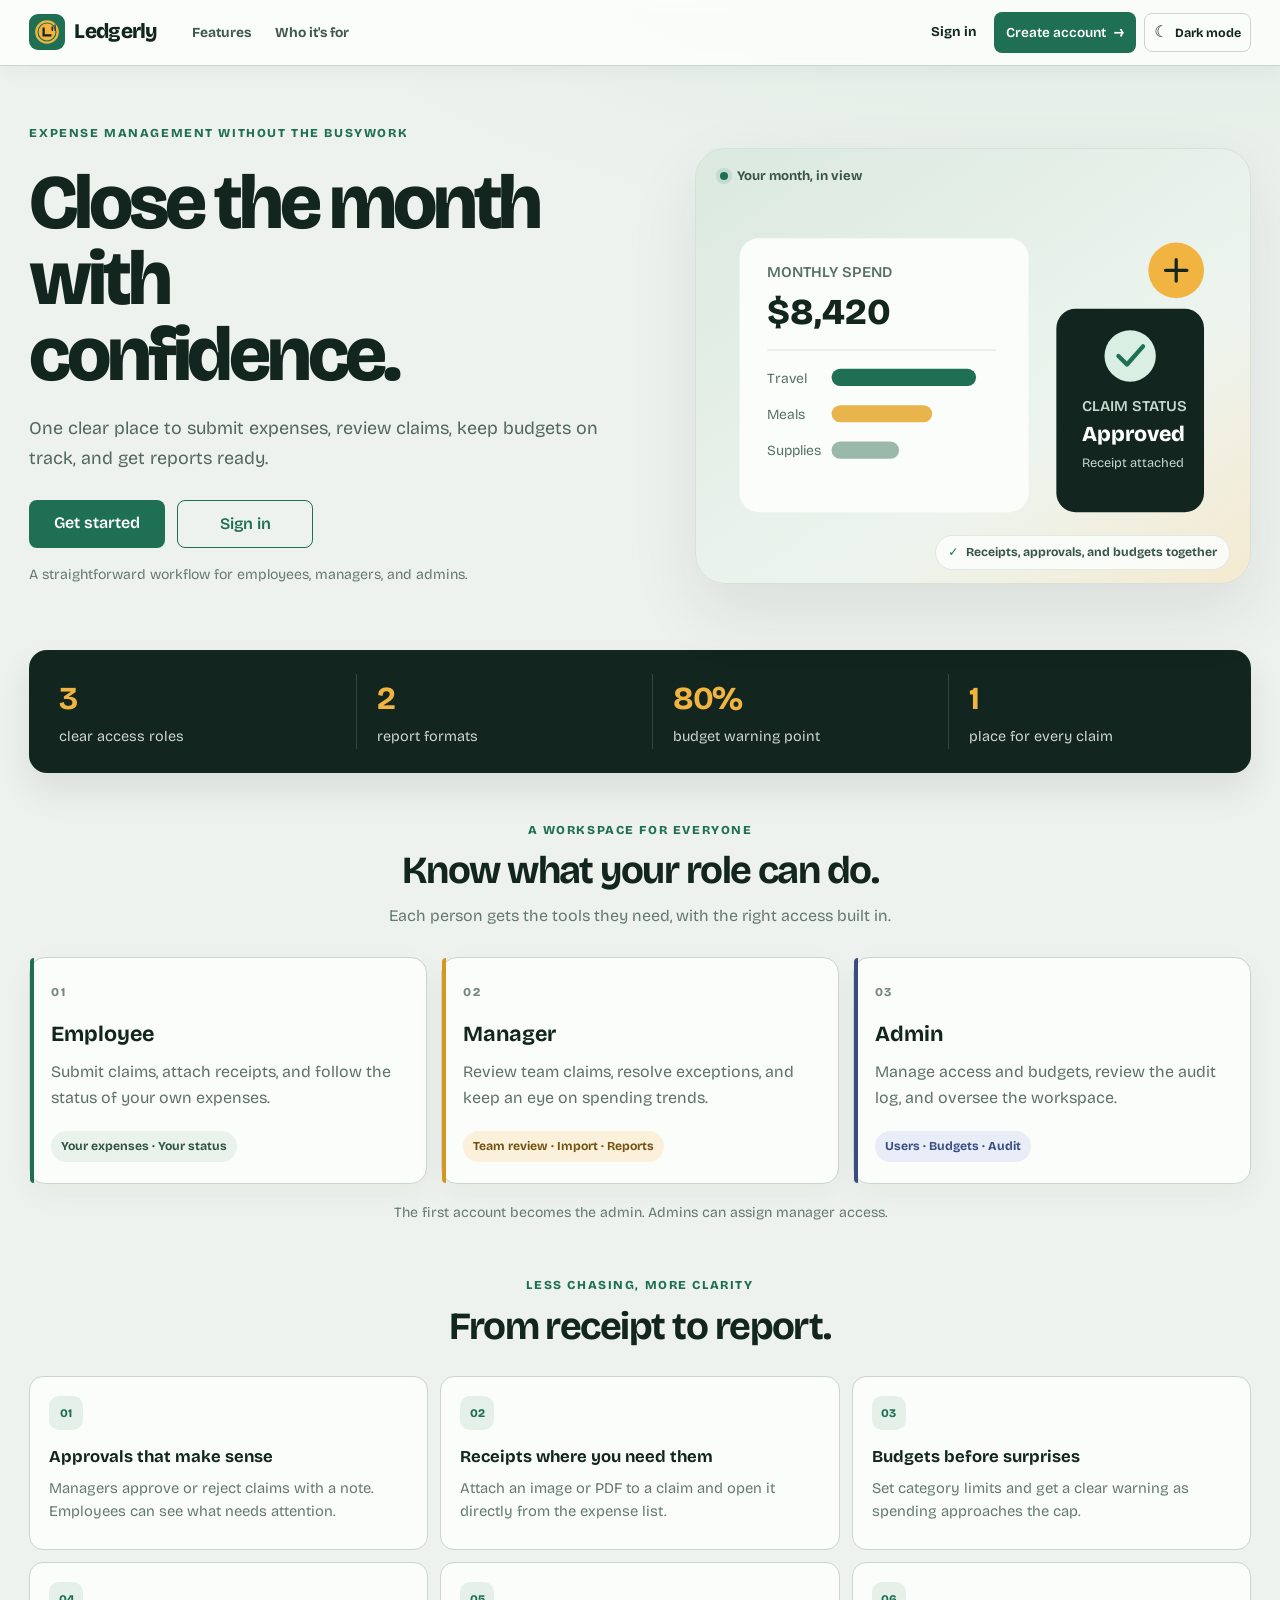
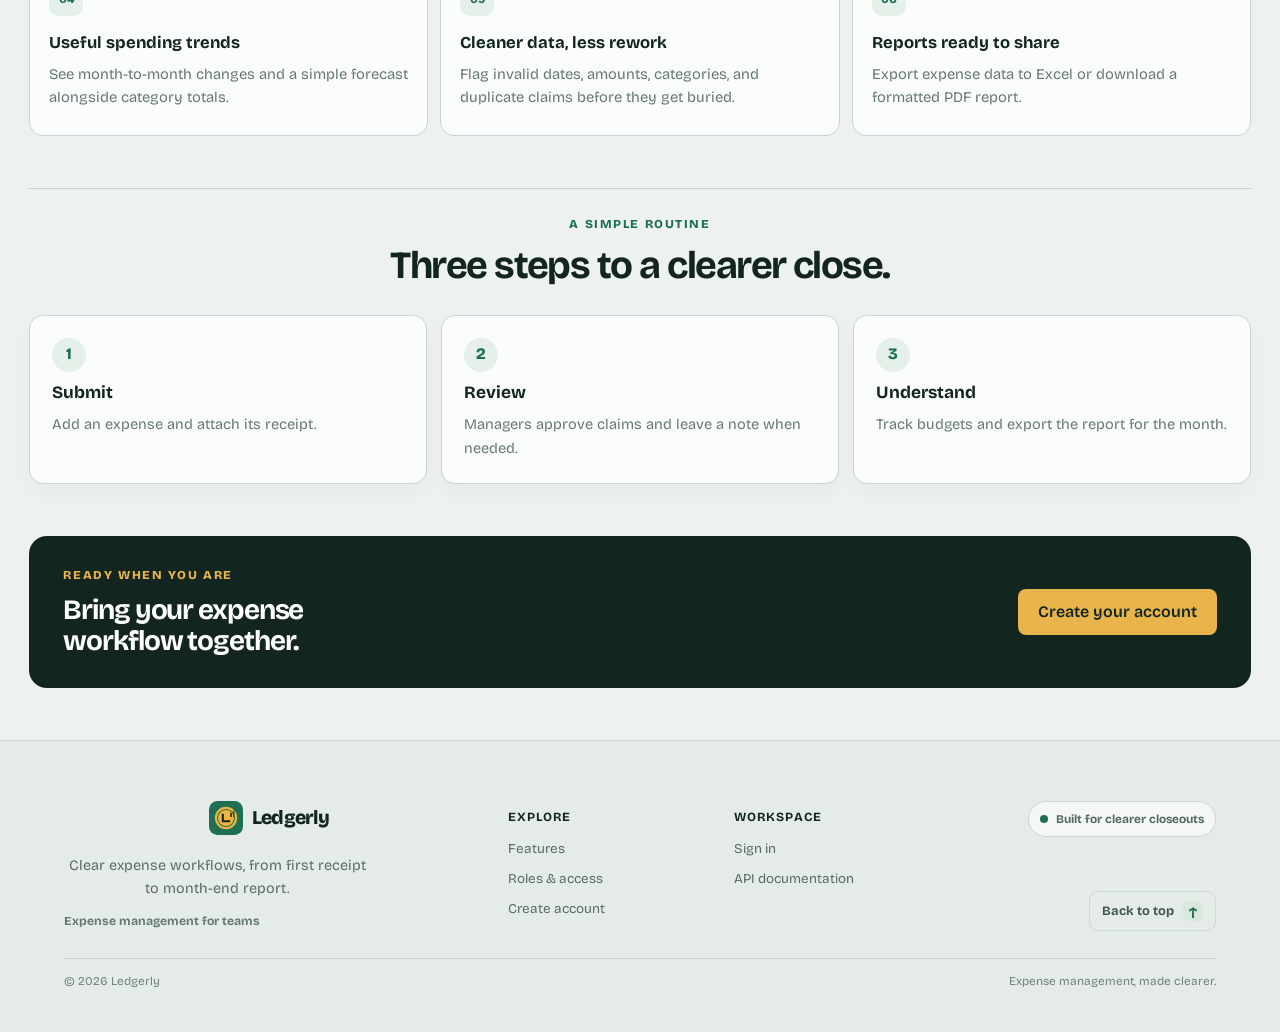
<file: frontend/index.html>
<!doctype html>
<html lang="en">
<head>
  <meta charset="utf-8">
  <meta name="viewport" content="width=device-width, initial-scale=1">
  <title>Ledgerly - Expense management, made clearer</title>
  <meta name="description" content="Submit, review, and track expense claims with clear approvals, budgets, and reports.">
  <link rel="icon" href="img/logo.svg">
  <link rel="manifest" href="manifest.webmanifest">
  <meta name="theme-color" content="#1f6f54">
  <link rel="preconnect" href="https://fonts.googleapis.com">
  <link href="https://fonts.googleapis.com/css2?family=Bricolage+Grotesque:wght@400;600;800&display=swap" rel="stylesheet">
  <link rel="stylesheet" href="css/style.css">
</head>
<body class="home-page">
  <div id="nav"></div>
  <main>
    <div id="msgs"></div>
    <section class="hero">
      <div class="hero-copy">
        <p class="eyebrow">Expense management without the busywork</p>
        <h1>Close the month with confidence.</h1>
        <p class="hero-lede">One clear place to submit expenses, review claims, keep budgets on track, and get reports ready.</p>
        <div class="hero-actions">
          <a class="btn" href="register.html">Get started</a>
          <a class="btn ghost" href="login.html">Sign in</a>
        </div>
        <p class="hero-note">A straightforward workflow for employees, managers, and admins.</p>
      </div>
      <div class="hero-visual">
        <div class="visual-caption"><span class="status-dot"></span> Your month, in view</div>
        <svg class="art" viewBox="0 0 480 340" role="img" aria-label="Expense summary with a spending chart and approved claims">
          <rect x="22" y="46" width="270" height="256" rx="18" fill="#fbfdfb"/>
          <text x="48" y="82" font-size="14" font-weight="600" fill="#587068">MONTHLY SPEND</text>
          <text x="48" y="126" font-size="34" font-weight="800" fill="#12261f">$8,420</text>
          <rect x="48" y="150" width="214" height="1" fill="#dce5df"/>
          <text x="48" y="181" font-size="13" fill="#587068">Travel</text>
          <rect x="108" y="168" width="135" height="16" rx="8" fill="#1f6f54"/>
          <text x="48" y="215" font-size="13" fill="#587068">Meals</text>
          <rect x="108" y="202" width="94" height="16" rx="8" fill="#e8b44b"/>
          <text x="48" y="249" font-size="13" fill="#587068">Supplies</text>
          <rect x="108" y="236" width="63" height="16" rx="8" fill="#9ab9a8"/>
          <rect x="318" y="112" width="138" height="190" rx="18" fill="#12261f"/>
          <circle cx="387" cy="156" r="24" fill="#d9efe3"/>
          <path d="M376 156l8 8 15-17" fill="none" stroke="#1f6f54" stroke-width="4" stroke-linecap="round" stroke-linejoin="round"/>
          <text x="342" y="207" font-size="14" font-weight="600" fill="#c6d8cf">CLAIM STATUS</text>
          <text x="342" y="235" font-size="20" font-weight="800" fill="#fff">Approved</text>
          <text x="342" y="260" font-size="12" fill="#c6d8cf">Receipt attached</text>
          <circle cx="430" cy="76" r="26" fill="#f2b441"/>
          <path d="M420 76h20M430 66v20" stroke="#12261f" stroke-width="3" stroke-linecap="round"/>
        </svg>
        <div class="visual-footnote"><span>✓</span> Receipts, approvals, and budgets together</div>
      </div>
    </section>

    <section class="stats" aria-label="At a glance">
      <div><b>3</b><span>clear access roles</span></div>
      <div><b>2</b><span>report formats</span></div>
      <div><b>80%</b><span>budget warning point</span></div>
      <div><b>1</b><span>place for every claim</span></div>
    </section>

    <section class="role-section" id="role-access">
      <div class="section-heading">
        <p class="eyebrow">A workspace for everyone</p>
        <h2>Know what your role can do.</h2>
        <p>Each person gets the tools they need, with the right access built in.</p>
      </div>
      <div class="role-cards">
        <article class="role-card employee-card">
          <span class="role-number">01</span>
          <h3>Employee</h3>
          <p>Submit claims, attach receipts, and follow the status of your own expenses.</p>
          <span class="role-tag">Your expenses · Your status</span>
        </article>
        <article class="role-card manager-card">
          <span class="role-number">02</span>
          <h3>Manager</h3>
          <p>Review team claims, resolve exceptions, and keep an eye on spending trends.</p>
          <span class="role-tag">Team review · Import · Reports</span>
        </article>
        <article class="role-card admin-card">
          <span class="role-number">03</span>
          <h3>Admin</h3>
          <p>Manage access and budgets, review the audit log, and oversee the workspace.</p>
          <span class="role-tag">Users · Budgets · Audit</span>
        </article>
      </div>
      <p class="role-note">The first account becomes the admin. Admins can assign manager access.</p>
    </section>

    <section class="feature-section" id="features">
      <div class="section-heading">
        <p class="eyebrow">Less chasing, more clarity</p>
        <h2>From receipt to report.</h2>
      </div>
      <div class="feat">
        <article><span class="feature-icon">01</span><h3>Approvals that make sense</h3><p>Managers approve or reject claims with a note. Employees can see what needs attention.</p></article>
        <article><span class="feature-icon">02</span><h3>Receipts where you need them</h3><p>Attach an image or PDF to a claim and open it directly from the expense list.</p></article>
        <article><span class="feature-icon">03</span><h3>Budgets before surprises</h3><p>Set category limits and get a clear warning as spending approaches the cap.</p></article>
        <article><span class="feature-icon">04</span><h3>Useful spending trends</h3><p>See month-to-month changes and a simple forecast alongside category totals.</p></article>
        <article><span class="feature-icon">05</span><h3>Cleaner data, less rework</h3><p>Flag invalid dates, amounts, categories, and duplicate claims before they get buried.</p></article>
        <article><span class="feature-icon">06</span><h3>Reports ready to share</h3><p>Export expense data to Excel or download a formatted PDF report.</p></article>
      </div>
    </section>

    <section class="steps">
      <div class="section-heading">
        <p class="eyebrow">A simple routine</p>
        <h2>Three steps to a clearer close.</h2>
      </div>
      <ol>
        <li><b>Submit</b><span>Add an expense and attach its receipt.</span></li>
        <li><b>Review</b><span>Managers approve claims and leave a note when needed.</span></li>
        <li><b>Understand</b><span>Track budgets and export the report for the month.</span></li>
      </ol>
    </section>
    <section class="closing-cta">
      <div><p class="eyebrow">Ready when you are</p><h2>Bring your expense workflow together.</h2></div>
      <a class="btn" href="register.html">Create your account</a>
    </section>
  </main>
  <footer>Ledgerly · Expense management for teams</footer>
  <script src="js/config.js"></script>
  <script src="js/app.js"></script>
</body>
</html>
</file>
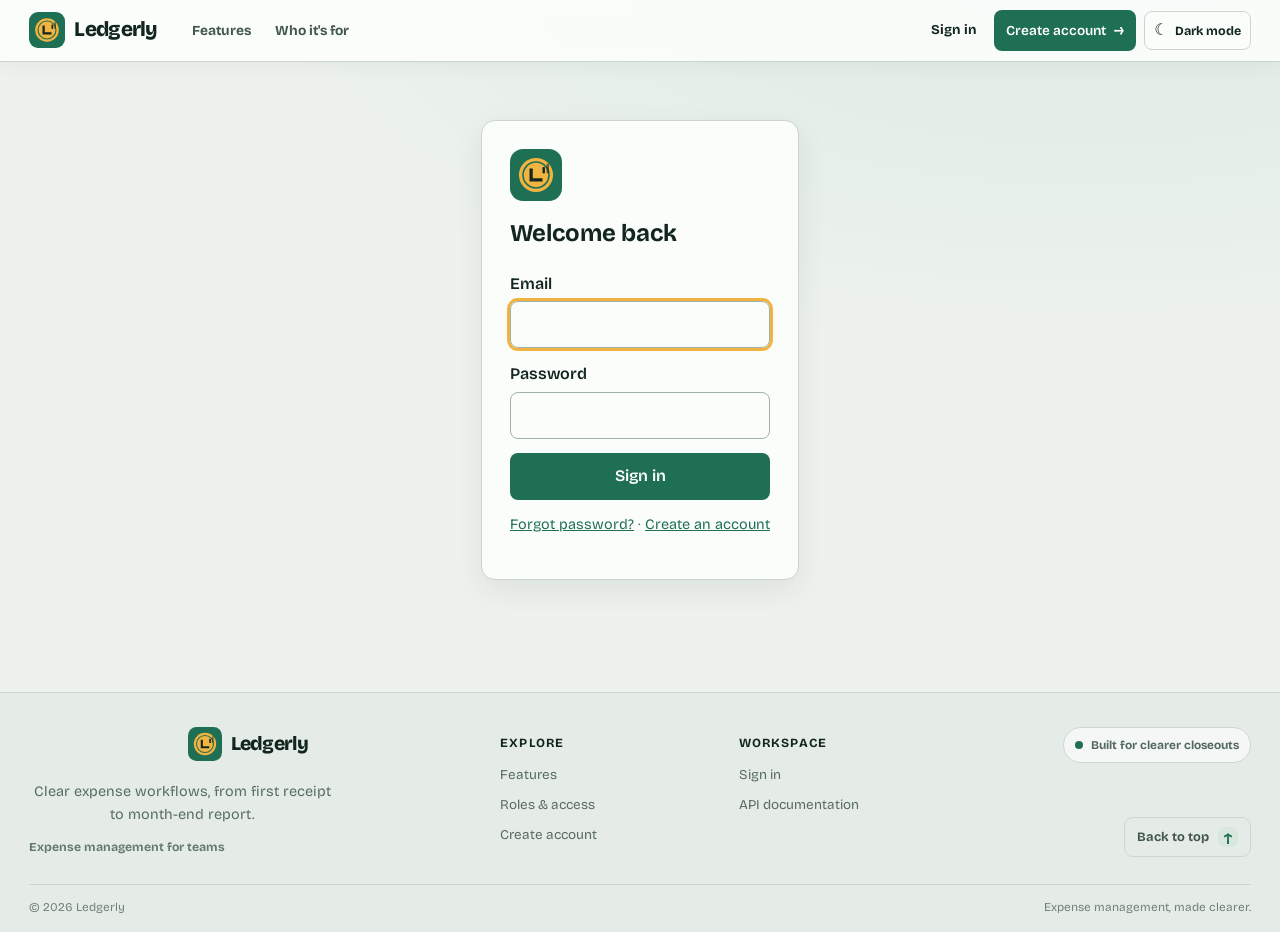
<file: frontend/audit.html>
<!doctype html><html lang="en"><head><meta charset="utf-8"><meta name="viewport" content="width=device-width,initial-scale=1"><title>Ledgerly - Audit log</title>
<link rel="icon" href="img/logo.svg"><link rel="manifest" href="manifest.webmanifest"><meta name="theme-color" content="#1f6f54">
<link rel="preconnect" href="https://fonts.googleapis.com"><link href="https://fonts.googleapis.com/css2?family=Bricolage+Grotesque:wght@400;600;800&display=swap" rel="stylesheet">
<link rel="stylesheet" href="css/style.css"></head><body><div id="nav"></div><main><div id="msgs"></div>
<div class="head"><h2>Audit log</h2></div><div class="scroll"><table class="tbl"><thead><tr><th>Time (UTC)</th><th>User</th><th>Action</th><th>Target</th><th>Detail</th></tr></thead><tbody id="rows"></tbody></table></div>
</main><footer>Ledgerly &middot; Static frontend &middot; Flask + MongoDB API</footer><script src="js/config.js"></script><script src="js/app.js"></script>
<script>(async()=>{if(!guard(["admin"]))return;try{const d=await api("/api/audit");rows.innerHTML=d.rows.map(a=>`<tr><td>${a.ts}</td><td>${esc(a.user)} (${esc(a.role)})</td><td>${esc(a.action)}</td><td>${esc(a.target)}</td><td>${esc(a.detail)}</td></tr>`).join("")||`<tr><td colspan="5" class="empty">No activity yet.</td></tr>`}catch(x){msg(x.message,"err")}})();</script>
</body></html>
</file>
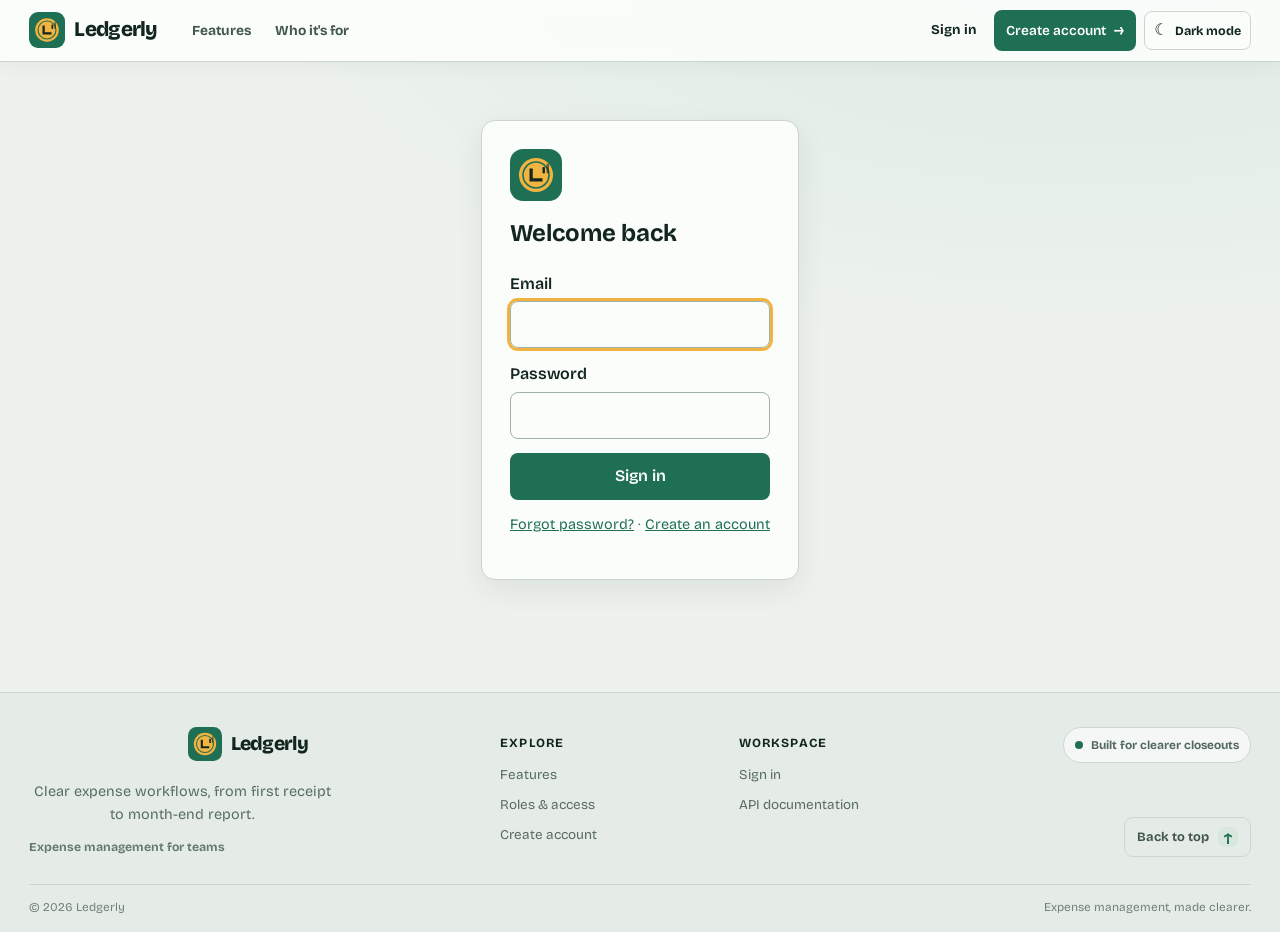
<file: frontend/budgets.html>
<!doctype html><html lang="en"><head><meta charset="utf-8"><meta name="viewport" content="width=device-width,initial-scale=1"><title>Ledgerly - Budgets</title>
<link rel="icon" href="img/logo.svg"><link rel="manifest" href="manifest.webmanifest"><meta name="theme-color" content="#1f6f54">
<link rel="preconnect" href="https://fonts.googleapis.com"><link href="https://fonts.googleapis.com/css2?family=Bricolage+Grotesque:wght@400;600;800&display=swap" rel="stylesheet">
<link rel="stylesheet" href="css/style.css"></head><body><div id="nav"></div><main><div id="msgs"></div>
<div class="head"><h2>Monthly budgets</h2></div><form class="up hide" id="bf"><select name="category" id="bc"></select><input name="limit" type="number" min="0" step="0.01" placeholder="Monthly limit (0 removes)" required><button class="btn">Save budget</button></form><div class="alerts" id="out"></div>
</main><footer>Ledgerly &middot; Static frontend &middot; Flask + MongoDB API</footer><script src="js/config.js"></script><script src="js/app.js"></script>
<script>async function load(){if(!guard())return;try{const d=await api("/api/budgets");if(role()==="admin"){bf.classList.remove("hide");if(!bc.options.length)d.categories.forEach(c=>bc.add(new Option(c,c)))}
out.innerHTML=d.rows.map(b=>`<div class="al ${b.level}"><b>${esc(b.category)}${b.level==="over"?" - over budget":b.level==="warn"?" - nearing limit":""}</b><div class="bar2"><i style="width:${Math.min(b.pct,100)}%"></i></div>${money(b.spent)} of ${money(b.limit)} this month (${b.pct}%)</div>`).join("")||`<p class="empty">No budgets set yet.${role()==="admin"?"":" Ask an admin to add some."}</p>`}catch(x){msg(x.message,"err")}}
bf.onsubmit=async e=>{e.preventDefault();try{const d=await api("/api/budgets",{method:"PUT",json:Object.fromEntries(new FormData(bf))});msg(d.message);bf.limit.value="";load()}catch(x){msg(x.message,"err")}};load();</script>
</body></html>
</file>
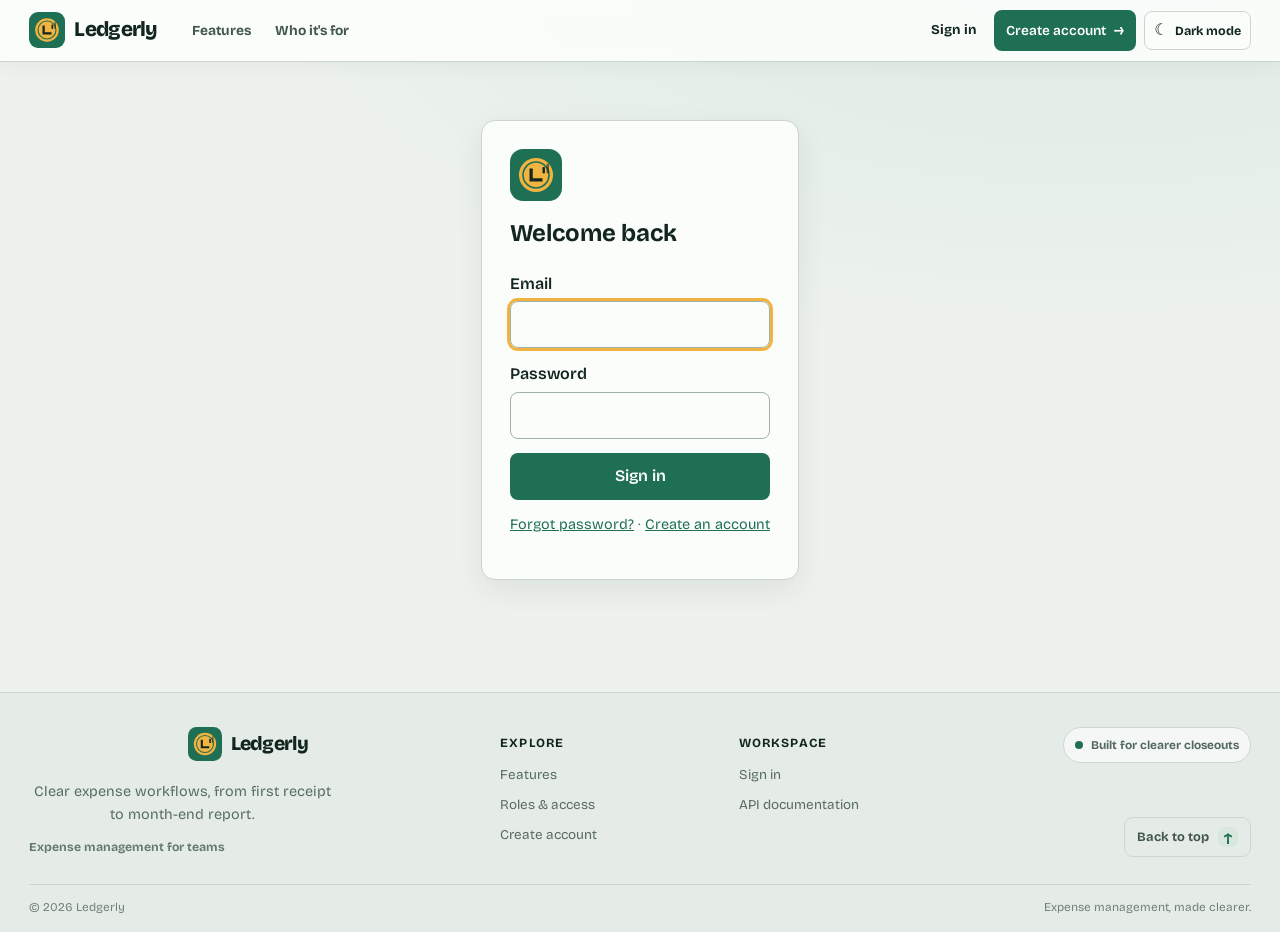
<file: frontend/exceptions.html>
<!doctype html><html lang="en"><head><meta charset="utf-8"><meta name="viewport" content="width=device-width,initial-scale=1"><title>Ledgerly - Exceptions</title>
<link rel="icon" href="img/logo.svg"><link rel="manifest" href="manifest.webmanifest"><meta name="theme-color" content="#1f6f54">
<link rel="preconnect" href="https://fonts.googleapis.com"><link href="https://fonts.googleapis.com/css2?family=Bricolage+Grotesque:wght@400;600;800&display=swap" rel="stylesheet">
<link rel="stylesheet" href="css/style.css"></head><body><div id="nav"></div><main><div id="msgs"></div>
<div class="head"><h2>Exception log</h2></div><div class="scroll"><table class="tbl"><thead><tr><th>Row</th><th>Employee</th><th>Issue</th><th>Detail</th><th>Amount</th></tr></thead><tbody id="rows"></tbody></table></div>
</main><footer>Ledgerly &middot; Static frontend &middot; Flask + MongoDB API</footer><script src="js/config.js"></script><script src="js/app.js"></script>
<script>(async()=>{if(!guard())return;try{const d=await api("/api/exceptions");rows.innerHTML=d.rows.map(x=>`<tr class="${x.type!=="Invalid data"?"red":""}"><td>${x.row}</td><td>${esc(x.employee_id)}</td><td>${esc(x.type)}</td><td>${esc(x.detail)}</td><td>${esc(x.amount)}</td></tr>`).join("")||`<tr><td colspan="5" class="empty">No exceptions found.</td></tr>`}catch(x){msg(x.message,"err")}})();</script>
</body></html>
</file>
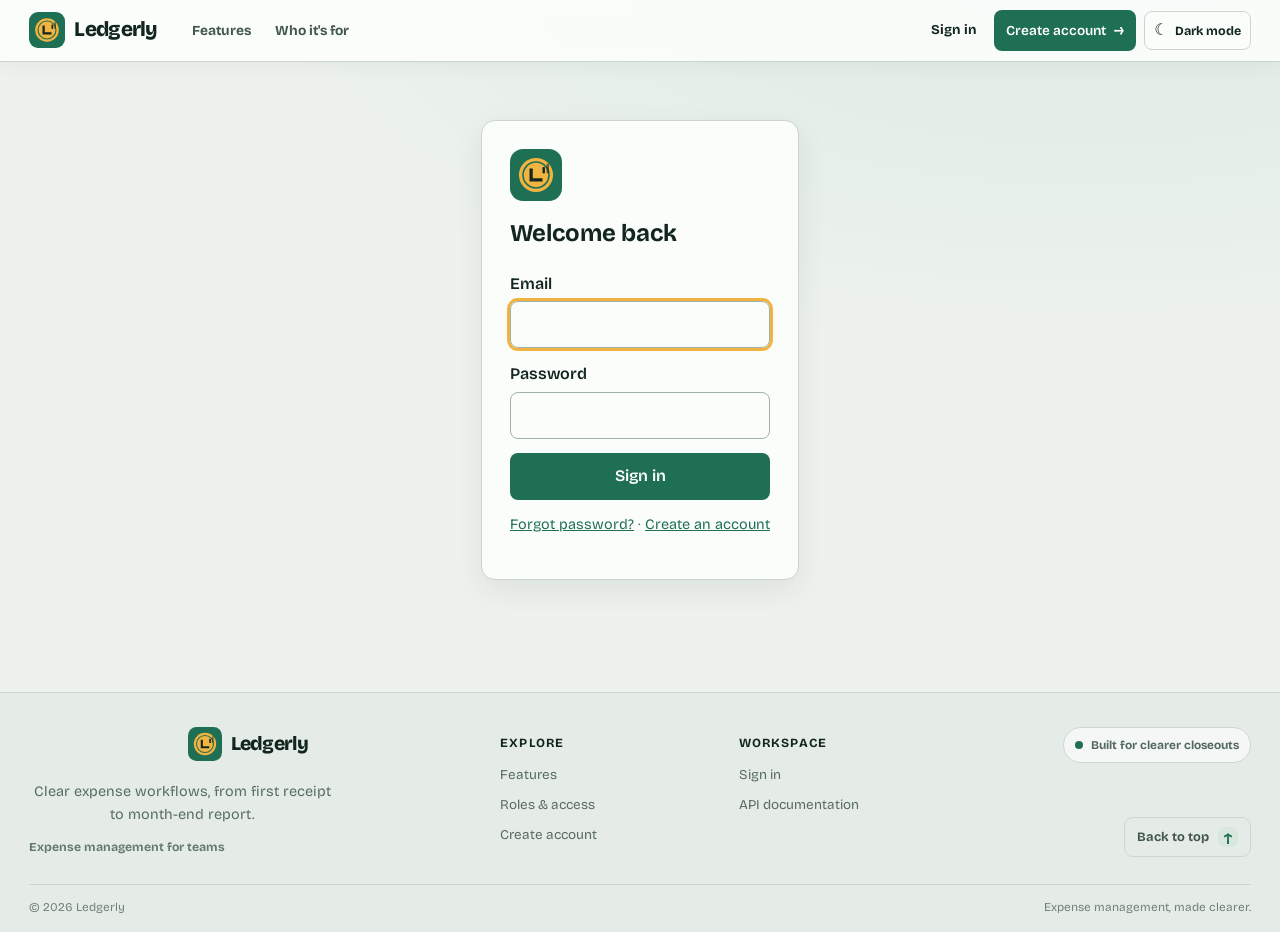
<file: frontend/expenses.html>
<!doctype html><html lang="en"><head><meta charset="utf-8"><meta name="viewport" content="width=device-width,initial-scale=1"><title>Ledgerly - Expenses</title>
<link rel="icon" href="img/logo.svg"><link rel="manifest" href="manifest.webmanifest"><meta name="theme-color" content="#1f6f54">
<link rel="preconnect" href="https://fonts.googleapis.com"><link href="https://fonts.googleapis.com/css2?family=Bricolage+Grotesque:wght@400;600;800&display=swap" rel="stylesheet">
<link rel="stylesheet" href="css/style.css"></head><body><div id="nav"></div><main><div id="msgs"></div>
<div class="head"><h2>Expenses</h2><a class="btn" href="form.html">Add expense</a></div><form class="up" id="flt"><input name="q" placeholder="Search employee or description"><select name="category"><option value="">All categories</option></select><select name="month"><option value="">All months</option></select><select name="status"><option value="">All statuses</option><option>Approved</option><option>Pending</option><option>Rejected</option></select><button class="btn ghost">Filter</button></form><div class="scroll"><table class="tbl"><thead><tr><th>Date</th><th>Employee</th><th>Category</th><th>Amount</th><th>Description</th><th>Status</th><th></th></tr></thead><tbody id="rows"></tbody></table></div><div class="pager"><button class="btn sm ghost" id="pv">Previous</button><span id="pi"></span><button class="btn sm ghost" id="nx">Next</button></div><button class="link danger hide" id="clr">Delete all data (admin)</button>
</main><footer>Ledgerly &middot; Static frontend &middot; Flask + MongoDB API</footer><script src="js/config.js"></script><script src="js/app.js"></script>
<script>let page=1,init=false;const sp=new URLSearchParams(location.search);if(sp.get("status"))flt.status.value=sp.get("status");
async function load(){try{const p=new URLSearchParams(new FormData(flt));p.set("page",page);const d=await api("/api/expenses?"+p);
if(!init){init=true;d.categories.forEach(c=>flt.category.add(new Option(c,c)));d.months.forEach(c=>flt.month.add(new Option(c,c)));clr.classList.toggle("hide",role()!=="admin")}
rows.innerHTML=d.rows.map(r=>{const can=isPriv()||r.approval_status==="Pending";return `<tr><td>${r.date}</td><td>${esc(r.employee_id)}</td><td>${esc(r.category)}</td><td>${money(r.amount)}</td><td>${esc(r.description)} ${r.flags?`<span class="badge red">${esc(r.flags)}</span>`:""}${r.review_comment?`<br><small>Manager note: ${esc(r.review_comment)}</small>`:""}</td><td><span class="badge ${r.approval_status.toLowerCase()}">${r.approval_status}</span></td><td class="act">${r.has_receipt?`<button class="link" data-rc="${r.id}">Receipt</button>`:""}${isPriv()&&r.approval_status==="Pending"?`<button class="link" data-rv="${r.id}:Approved">Approve</button><button class="link" data-rv="${r.id}:Rejected">Reject</button>`:""}${can?`<a href="form.html?id=${r.id}">Edit</a><button class="link" data-id="${r.id}">Delete</button>`:""}</td></tr>`}).join("")||`<tr><td colspan="7" class="empty">No expenses match.</td></tr>`;
pi.textContent=`Page ${d.page} of ${d.pages} (${d.total} expenses)`;pv.disabled=d.page<=1;nx.disabled=d.page>=d.pages}catch(x){msg(x.message,"err")}}
flt.onsubmit=e=>{e.preventDefault();page=1;load()};pv.onclick=()=>{page--;load()};nx.onclick=()=>{page++;load()};
rows.onclick=async e=>{const b=e.target.dataset;try{if(b.rc){window.open(URL.createObjectURL(await blobOf("/api/expenses/"+b.rc+"/receipt")))}
else if(b.rv){const[id,dec]=b.rv.split(":");const c=prompt((dec==="Approved"?"Approve":"Reject")+" - add a comment (optional)");if(c===null)return;await api("/api/expenses/"+id+"/review",{method:"POST",json:{decision:dec,comment:c}});msg("Expense "+dec.toLowerCase()+".");load()}
else if(b.id&&confirm("Delete this expense?")){await api("/api/expenses/"+b.id,{method:"DELETE"});msg("Expense deleted.");load()}}catch(x){msg(x.message,"err")}};
clr.onclick=async()=>{if(confirm("Delete ALL expenses, receipts and logs?")){try{await api("/api/expenses",{method:"DELETE"});msg("All data cleared.");load()}catch(x){msg(x.message,"err")}}};
if(guard())load();</script>
</body></html>
</file>
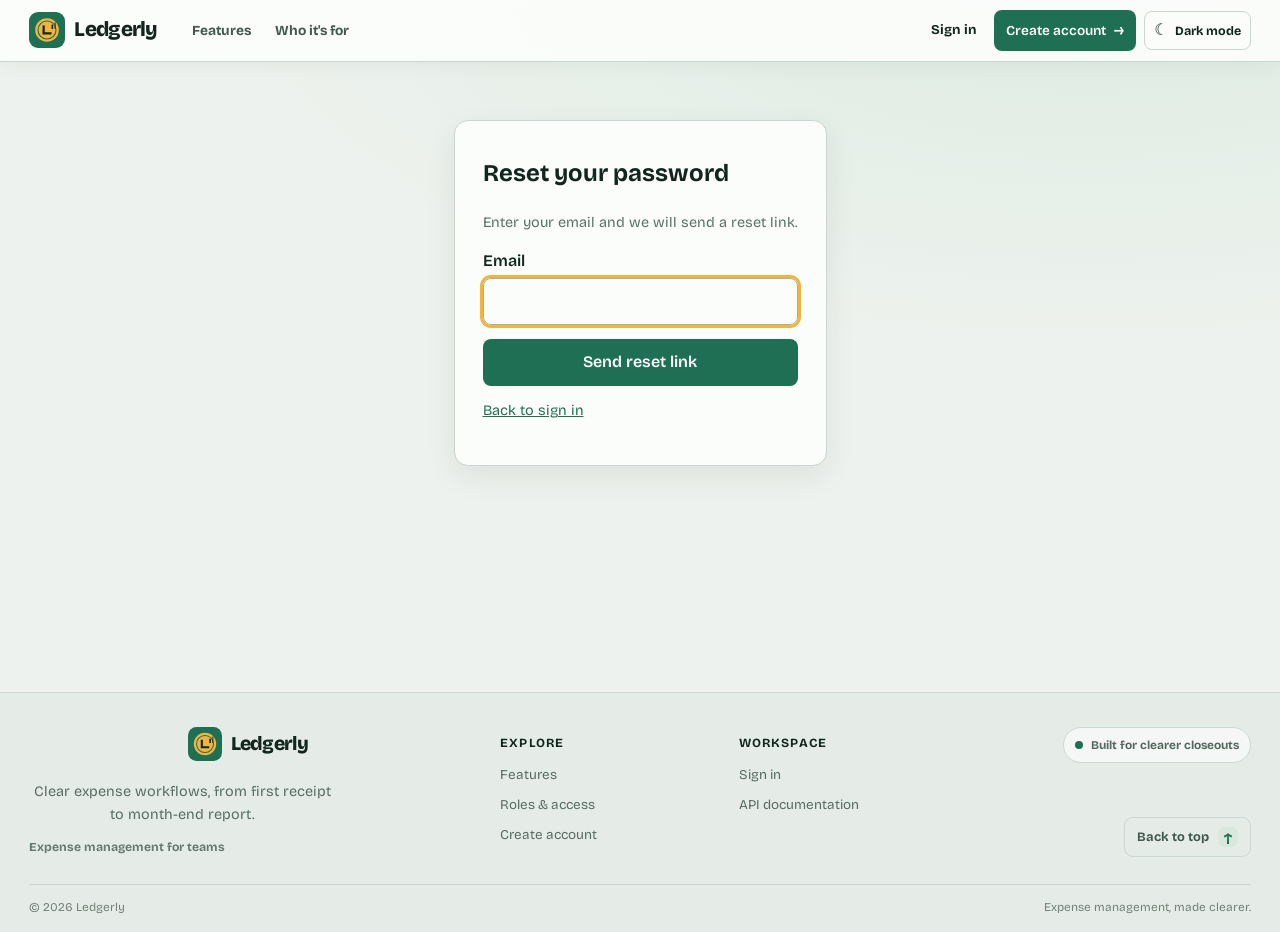
<file: frontend/forgot.html>
<!doctype html><html lang="en"><head><meta charset="utf-8"><meta name="viewport" content="width=device-width,initial-scale=1"><title>Ledgerly - Forgot password</title>
<link rel="icon" href="img/logo.svg"><link rel="manifest" href="manifest.webmanifest"><meta name="theme-color" content="#1f6f54">
<link rel="preconnect" href="https://fonts.googleapis.com"><link href="https://fonts.googleapis.com/css2?family=Bricolage+Grotesque:wght@400;600;800&display=swap" rel="stylesheet">
<link rel="stylesheet" href="css/style.css"></head><body><div id="nav"></div><main><div id="msgs"></div>
<form class="card" id="f"><h2>Reset your password</h2><p class="sub">Enter your email and we will send a reset link.</p><label>Email<input type="email" name="email" required autofocus></label><button class="btn wide">Send reset link</button><p class="sub"><a href="login.html">Back to sign in</a></p></form>
</main><footer>Ledgerly &middot; Static frontend &middot; Flask + MongoDB API</footer><script src="js/config.js"></script><script src="js/app.js"></script>
<script>f.onsubmit=async e=>{e.preventDefault();try{const d=await api("/api/forgot",{method:"POST",noRedirect:true,json:Object.fromEntries(new FormData(f))});msg(d.message)}catch(x){msg(x.message,"err")}}</script>
</body></html>
</file>
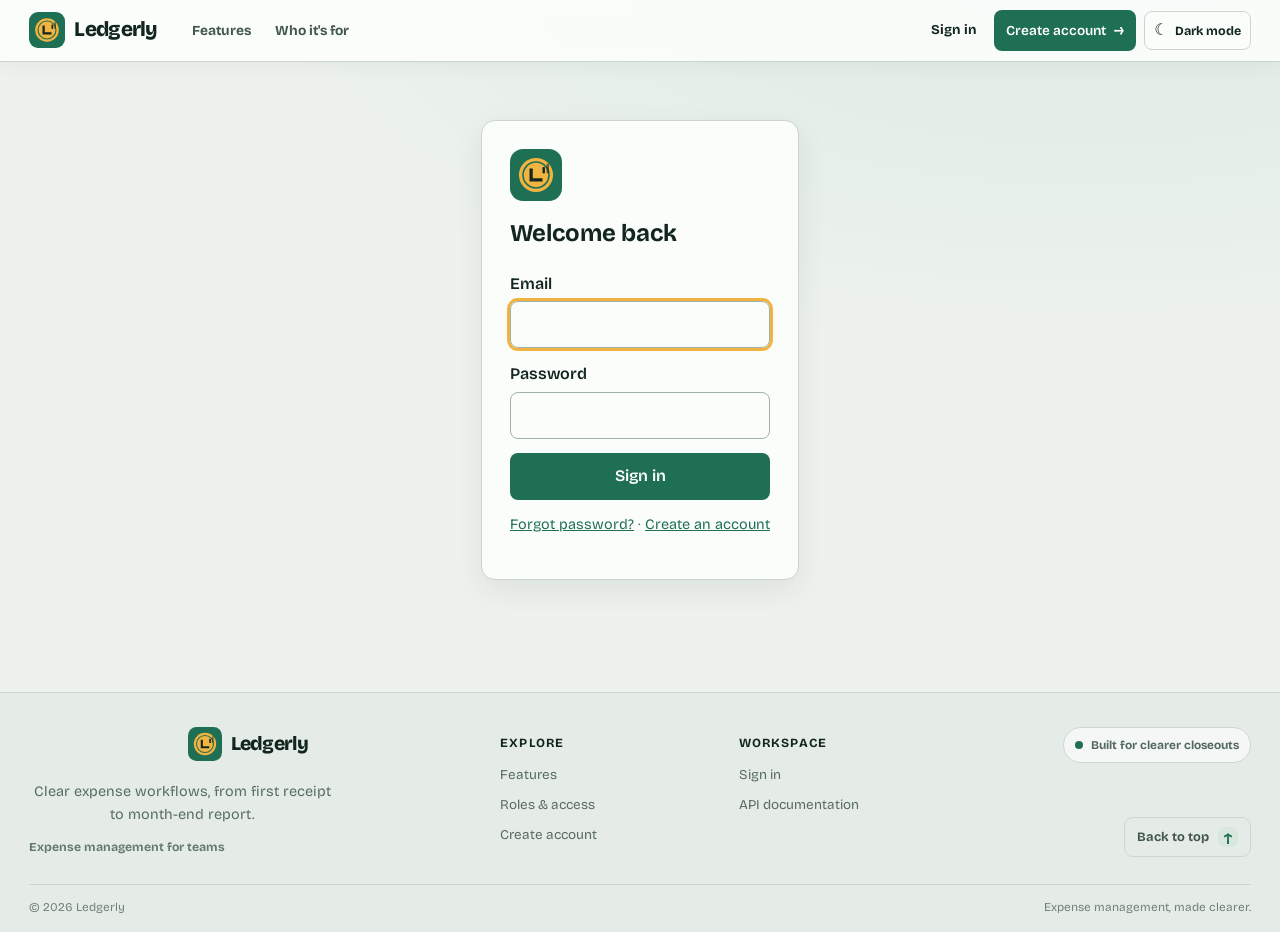
<file: frontend/form.html>
<!doctype html><html lang="en"><head><meta charset="utf-8"><meta name="viewport" content="width=device-width,initial-scale=1"><title>Ledgerly - Expense</title>
<link rel="icon" href="img/logo.svg"><link rel="manifest" href="manifest.webmanifest"><meta name="theme-color" content="#1f6f54">
<link rel="preconnect" href="https://fonts.googleapis.com"><link href="https://fonts.googleapis.com/css2?family=Bricolage+Grotesque:wght@400;600;800&display=swap" rel="stylesheet">
<link rel="stylesheet" href="css/style.css"></head><body><div id="nav"></div><main><div id="msgs"></div>
<form class="card wide-card" id="f"><h2 id="t">Add expense</h2><label id="l1">Employee ID<input name="employee_id" required></label><label>Date<input type="date" name="date" required></label><label>Category<select name="category"></select></label><label>Amount<input name="amount" type="number" step="0.01" min="0.01" required></label><label>Description<input name="description"></label><label id="l2">Status<select name="approval_status"><option>Pending</option><option>Approved</option><option>Rejected</option></select></label><label>Receipt (PNG, JPG, WEBP or PDF, max 1.5 MB)<input type="file" name="receipt" accept=".png,.jpg,.jpeg,.webp,.pdf"></label><p class="sub hide" id="note">Your employee ID is filled in automatically and new expenses start as Pending until a manager reviews them.</p><button class="btn wide" type="submit">Save expense</button><p class="sub"><a href="expenses.html">Cancel</a></p></form>
</main><footer>Ledgerly &middot; Static frontend &middot; Flask + MongoDB API</footer><script src="js/config.js"></script><script src="js/app.js"></script>
<script>const id=new URLSearchParams(location.search).get("id");
(async()=>{if(!guard())return;try{const c=await api("/api/expenses?per_page=1");c.categories.forEach(x=>f.category.add(new Option(x,x)));f.date.value=new Date().toISOString().slice(0,10);
if(!isPriv()){f.employee_id.value=localStorage.getItem("emp_id");l1.classList.add("hide");l2.classList.add("hide");note.classList.remove("hide")}
if(id){t.textContent="Edit expense";const e=await api("/api/expenses/"+id);for(const k in e)if(f[k]&&k!=="receipt")f[k].value=e[k]}}catch(x){msg(x.message,"err")}})();
f.onsubmit=async e=>{e.preventDefault();const file=f.receipt.files[0];if(file){const ext=file.name.split(".").pop().toLowerCase();if(!["png","jpg","jpeg","webp","pdf"].includes(ext)||!file.size){msg("Choose a non-empty PNG, JPG, WEBP or PDF receipt.","err");return}if(file.size>1500000){msg("Receipt is larger than 1.5 MB.","err");return}}
const submit=f.querySelector('button[type="submit"]'),label=submit.textContent;submit.disabled=true;submit.textContent="Saving expense...";
try{const j=Object.fromEntries(new FormData(f));delete j.receipt;const d=await api("/api/expenses"+(id?"/"+id:""),{method:id?"PUT":"POST",json:j});
if(file){const fd=new FormData();fd.append("file",file);try{await api("/api/expenses/"+(id||d.id)+"/receipt",{method:"POST",body:fd})}catch(x){msg("Expense saved, but the receipt could not be attached. "+x.message+" Use Expenses to open the claim and retry.","err");submit.textContent="Expense saved";return}}
location.href="expenses.html"}catch(x){msg(x.message,"err");submit.disabled=false;submit.textContent=label}}</script>
</body></html>
</file>
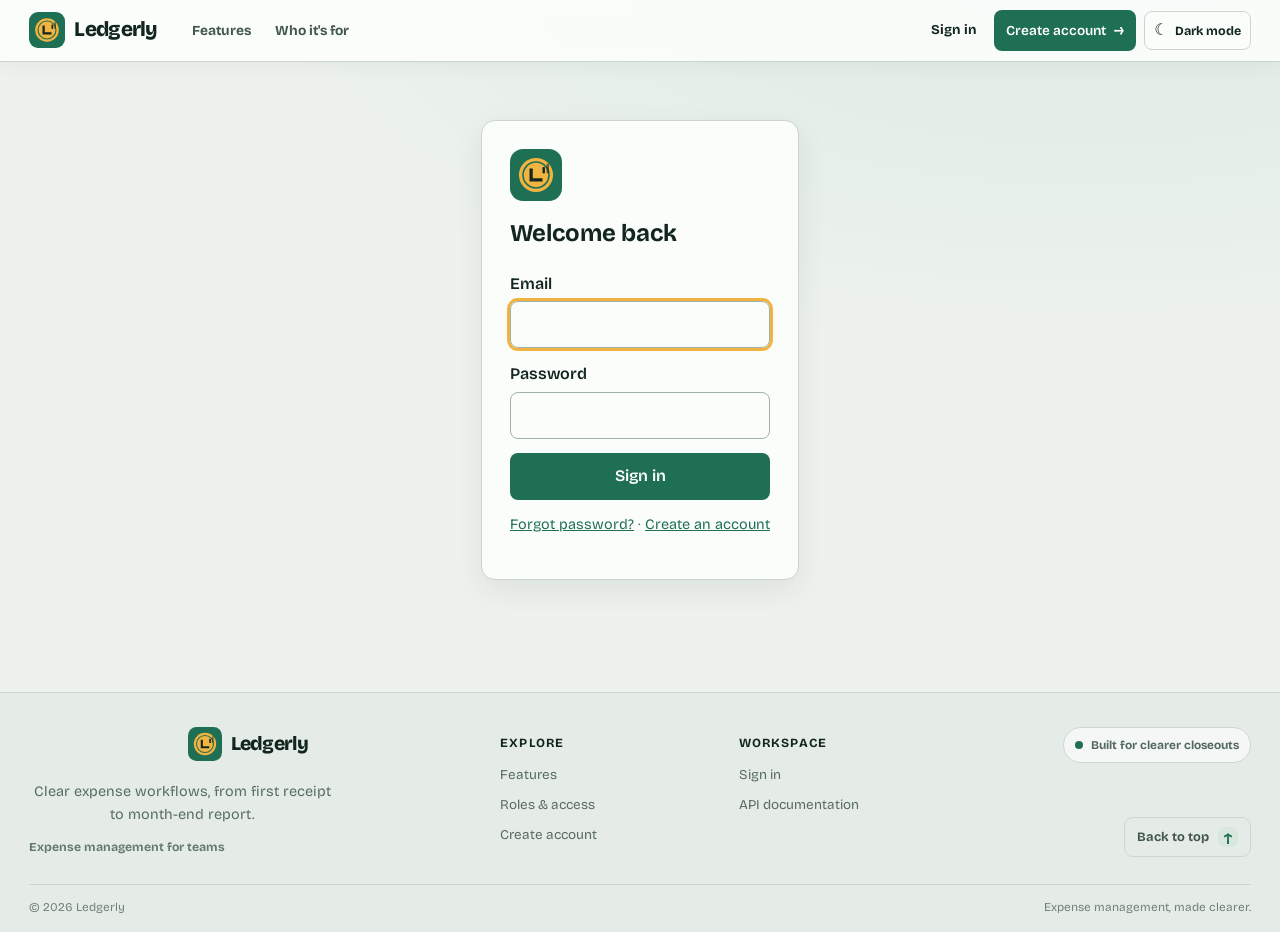
<file: frontend/login.html>
<!doctype html><html lang="en"><head><meta charset="utf-8"><meta name="viewport" content="width=device-width,initial-scale=1"><title>Ledgerly - Sign in</title>
<link rel="icon" href="img/logo.svg"><link rel="manifest" href="manifest.webmanifest"><meta name="theme-color" content="#1f6f54">
<link rel="preconnect" href="https://fonts.googleapis.com"><link href="https://fonts.googleapis.com/css2?family=Bricolage+Grotesque:wght@400;600;800&display=swap" rel="stylesheet">
<link rel="stylesheet" href="css/style.css"></head><body><div id="nav"></div><main><div id="msgs"></div>
<form class="card" id="f"><img src="img/logo.svg" alt="" width="52"><h2>Welcome back</h2><label>Email<input type="email" name="email" required autofocus></label><label>Password<input type="password" name="password" required></label><button class="btn wide">Sign in</button><p class="sub"><a href="forgot.html">Forgot password?</a> &middot; <a href="register.html">Create an account</a></p></form>
</main><footer>Ledgerly &middot; Static frontend &middot; Flask + MongoDB API</footer><script src="js/config.js"></script><script src="js/app.js"></script>
<script>f.onsubmit=async e=>{e.preventDefault();try{const d=await api("/api/login",{method:"POST",noRedirect:true,json:Object.fromEntries(new FormData(f))});for(const k of["token","name","role","emp_id"])localStorage.setItem(k,d[k]);location.href="dashboard.html"}catch(x){msg(x.message,"err")}}</script>
</body></html>
</file>
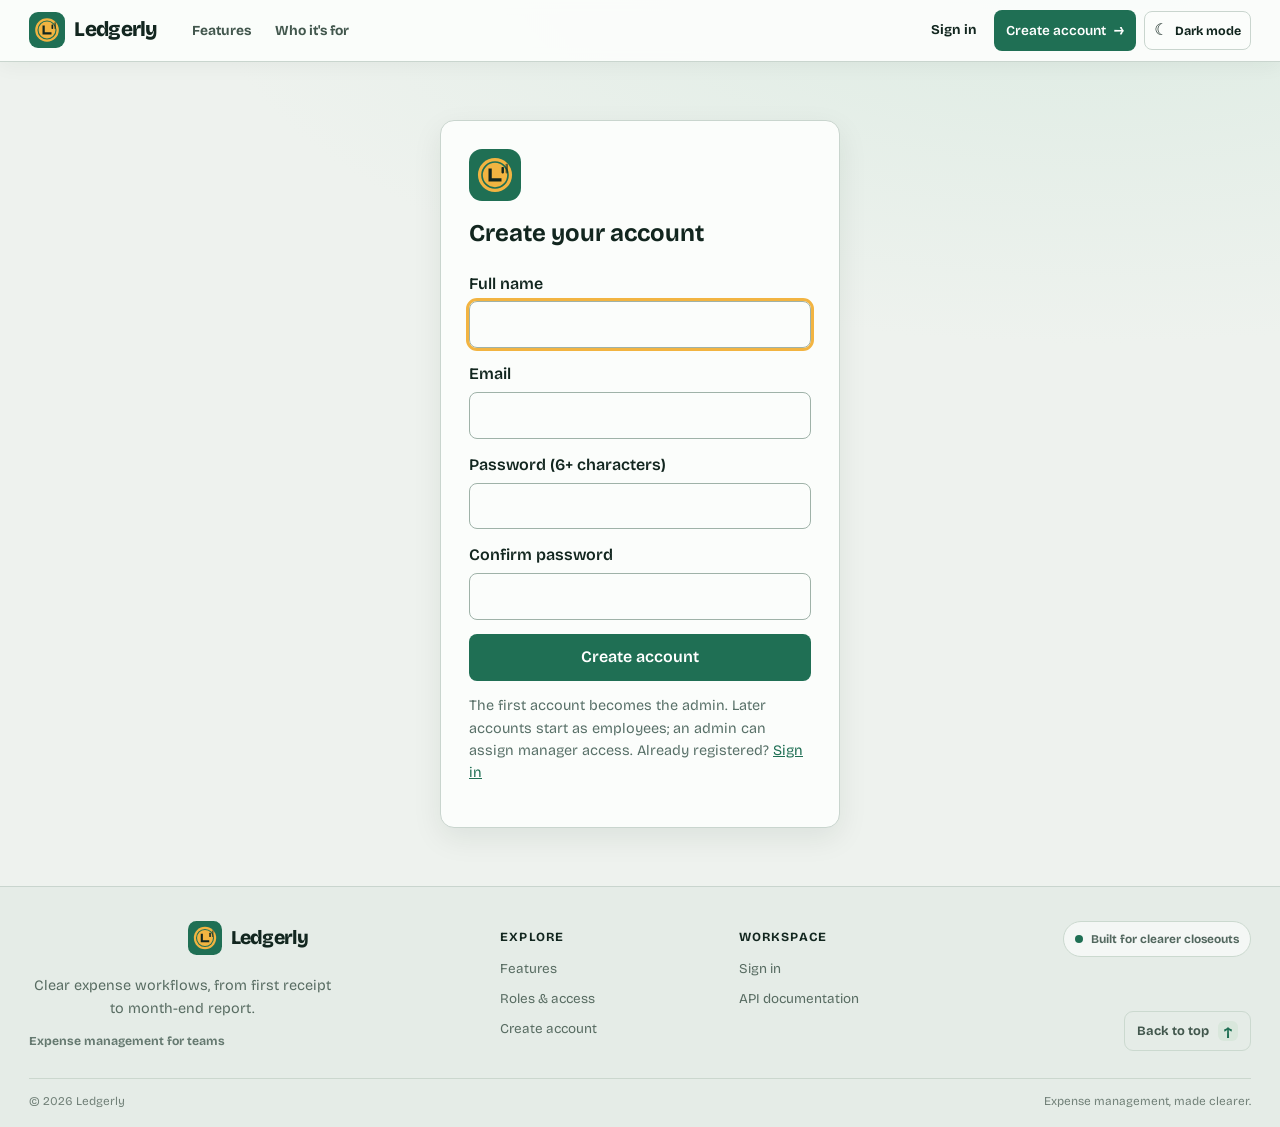
<file: frontend/register.html>
<!doctype html><html lang="en"><head><meta charset="utf-8"><meta name="viewport" content="width=device-width,initial-scale=1"><title>Ledgerly - Create account</title>
<link rel="icon" href="img/logo.svg"><link rel="manifest" href="manifest.webmanifest"><meta name="theme-color" content="#1f6f54">
<link rel="preconnect" href="https://fonts.googleapis.com"><link href="https://fonts.googleapis.com/css2?family=Bricolage+Grotesque:wght@400;600;800&display=swap" rel="stylesheet">
<link rel="stylesheet" href="css/style.css"></head><body><div id="nav"></div><main><div id="msgs"></div>
<form class="card" id="f"><img src="img/logo.svg" alt="" width="52"><h2>Create your account</h2><label>Full name<input name="name" autocomplete="name" required autofocus></label><label>Email<input type="email" name="email" autocomplete="email" required></label><label>Password (6+ characters)<input id="password" type="password" name="password" minlength="6" autocomplete="new-password" required></label><label>Confirm password<input id="confirm-password" type="password" name="confirm_password" minlength="6" autocomplete="new-password" required></label><button class="btn wide">Create account</button><p class="sub">The first account becomes the admin. Later accounts start as employees; an admin can assign manager access. Already registered? <a href="login.html">Sign in</a></p></form>
</main><footer>Ledgerly &middot; Static frontend &middot; Flask + MongoDB API</footer><script src="js/config.js"></script><script src="js/app.js"></script>
<script>f.onsubmit=async e=>{e.preventDefault();if(f.password.value!==f.confirm_password.value){msg("Passwords do not match.","err");f.confirm_password.focus();return}try{await api("/api/register",{method:"POST",noRedirect:true,json:Object.fromEntries(new FormData(f))});location.href="login.html"}catch(x){msg(x.message,"err")}}</script>
</body></html>
</file>
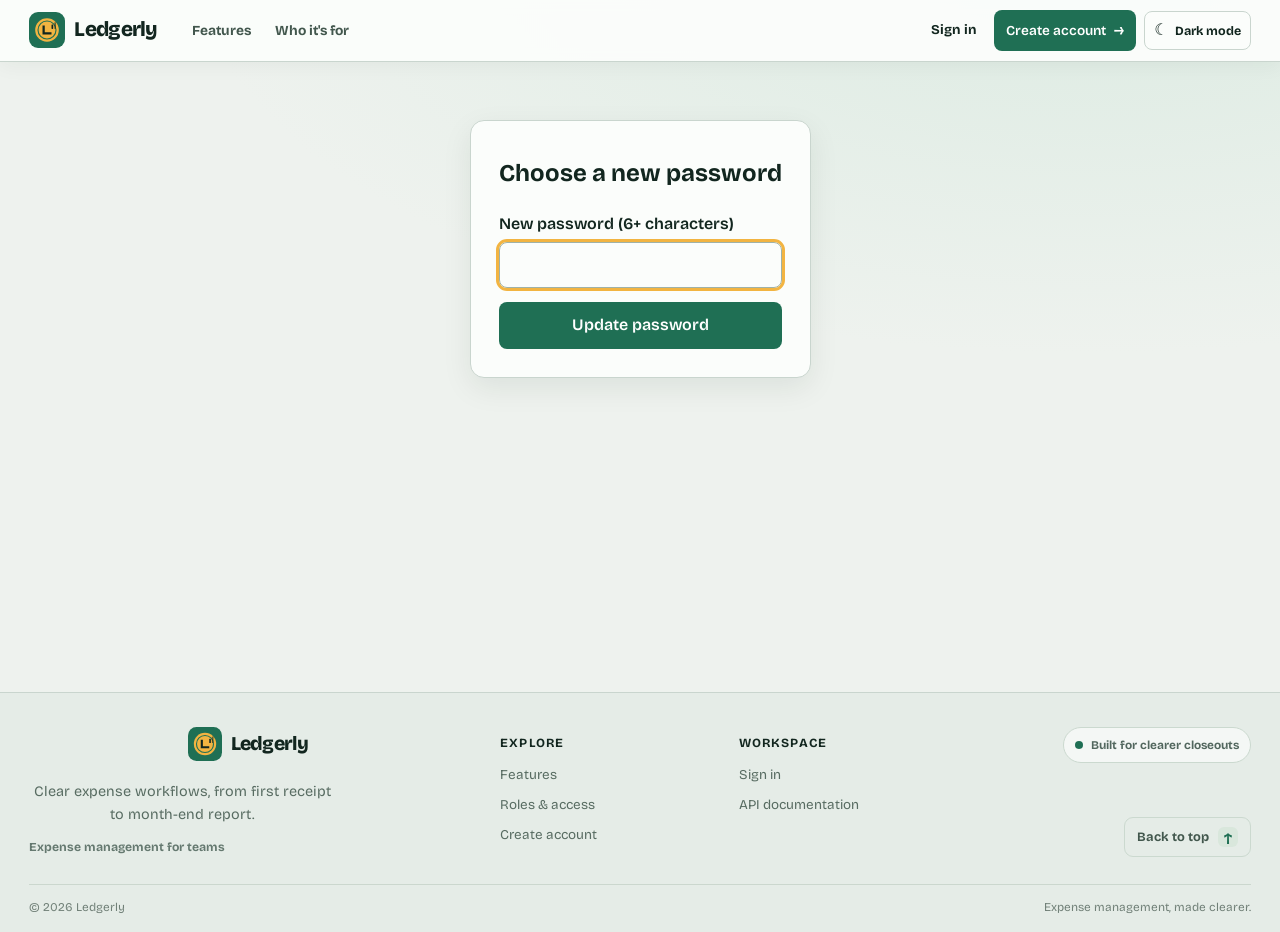
<file: frontend/reset.html>
<!doctype html><html lang="en"><head><meta charset="utf-8"><meta name="viewport" content="width=device-width,initial-scale=1"><title>Ledgerly - Set new password</title>
<link rel="icon" href="img/logo.svg"><link rel="manifest" href="manifest.webmanifest"><meta name="theme-color" content="#1f6f54">
<link rel="preconnect" href="https://fonts.googleapis.com"><link href="https://fonts.googleapis.com/css2?family=Bricolage+Grotesque:wght@400;600;800&display=swap" rel="stylesheet">
<link rel="stylesheet" href="css/style.css"></head><body><div id="nav"></div><main><div id="msgs"></div>
<form class="card" id="f"><h2>Choose a new password</h2><label>New password (6+ characters)<input type="password" name="password" minlength="6" required autofocus></label><button class="btn wide">Update password</button></form>
</main><footer>Ledgerly &middot; Static frontend &middot; Flask + MongoDB API</footer><script src="js/config.js"></script><script src="js/app.js"></script>
<script>f.onsubmit=async e=>{e.preventDefault();try{const token=new URLSearchParams(location.search).get("token")||"";const d=await api("/api/reset",{method:"POST",noRedirect:true,json:{token,password:f.password.value}});msg(d.message);setTimeout(()=>location.href="login.html",1500)}catch(x){msg(x.message,"err")}}</script>
</body></html>
</file>
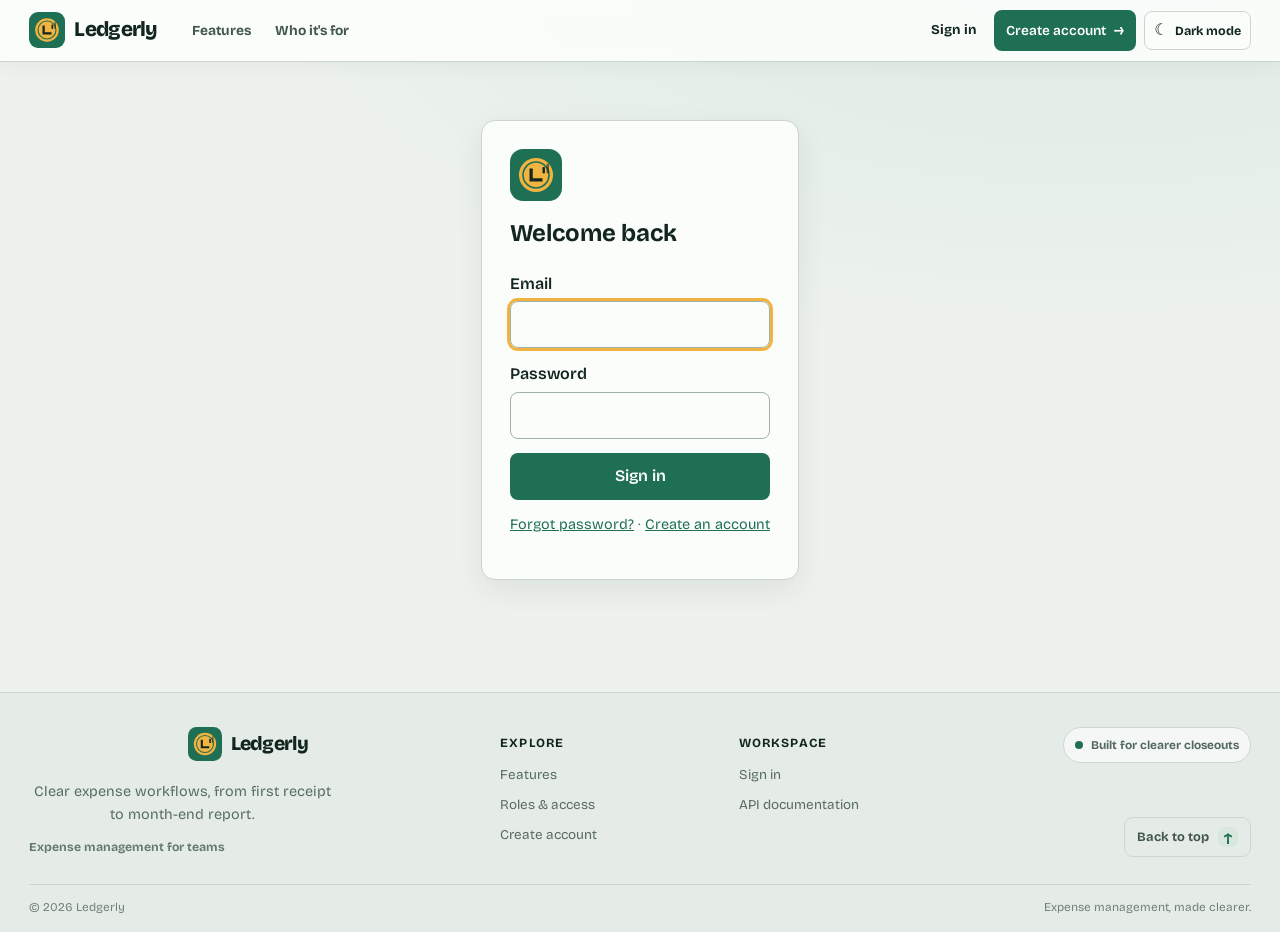
<file: frontend/upload.html>
<!doctype html><html lang="en"><head><meta charset="utf-8"><meta name="viewport" content="width=device-width,initial-scale=1"><title>Ledgerly - Import</title>
<link rel="icon" href="img/logo.svg"><link rel="manifest" href="manifest.webmanifest"><meta name="theme-color" content="#1f6f54">
<link rel="preconnect" href="https://fonts.googleapis.com"><link href="https://fonts.googleapis.com/css2?family=Bricolage+Grotesque:wght@400;600;800&display=swap" rel="stylesheet">
<link rel="stylesheet" href="css/style.css"></head><body><div id="nav"></div><main><div id="msgs"></div>
<form class="card wide-card" id="f"><h2>Import a spreadsheet</h2><p class="sub">CSV or XLSX with columns: employee_id, date, category, amount, description, approval_status. <a href="#" id="smp">Download a sample file</a>.</p><div class="drop" id="dz" role="button" tabindex="0" aria-label="Choose or drop a CSV or XLSX file">Drag a file here or click to choose<br><small id="fn"></small></div><input type="file" name="file" id="fi" accept=".csv,.xlsx" class="hide"><label class="chk hide" id="rp"><input type="checkbox" name="replace" value="1"> Replace all existing expenses (admin only)</label><button class="btn wide" type="submit">Validate and import</button></form>
</main><footer>Ledgerly &middot; Static frontend &middot; Flask + MongoDB API</footer><script src="js/config.js"></script><script src="js/app.js"></script>
<script>guard(["manager","admin"]);if(role()==="admin")rp.classList.remove("hide");
smp.onclick=async e=>{e.preventDefault();try{await saveBlob("/api/sample","sample_expenses.csv")}catch(x){msg(x.message,"err")}};
dz.onclick=()=>fi.click();dz.onkeydown=e=>{if(e.key==="Enter"||e.key===" "){e.preventDefault();fi.click()}};fi.onchange=()=>fn.textContent=fi.files[0]?.name||"";
["dragover","dragenter"].forEach(v=>dz.addEventListener(v,e=>{e.preventDefault();dz.classList.add("over")}));["dragleave","drop"].forEach(v=>dz.addEventListener(v,e=>{e.preventDefault();dz.classList.remove("over")}));
dz.addEventListener("drop",e=>{fi.files=e.dataTransfer.files;fn.textContent=fi.files[0]?.name||""});
f.onsubmit=async e=>{e.preventDefault();if(!fi.files[0]){msg("Choose a .csv or .xlsx file.","err");return}if(f.elements.namedItem("replace").checked&&!confirm("This will permanently replace all existing expenses and receipts. Continue?"))return;const submit=f.querySelector('button[type="submit"]'),label=submit.textContent;submit.disabled=true;submit.textContent="Validating and importing...";try{const d=await api("/api/upload",{method:"POST",body:new FormData(f)});msg(d.message);setTimeout(()=>location.href="dashboard.html",1500)}catch(x){msg(x.message,"err");submit.disabled=false;submit.textContent=label}}</script>
</body></html>
</file>
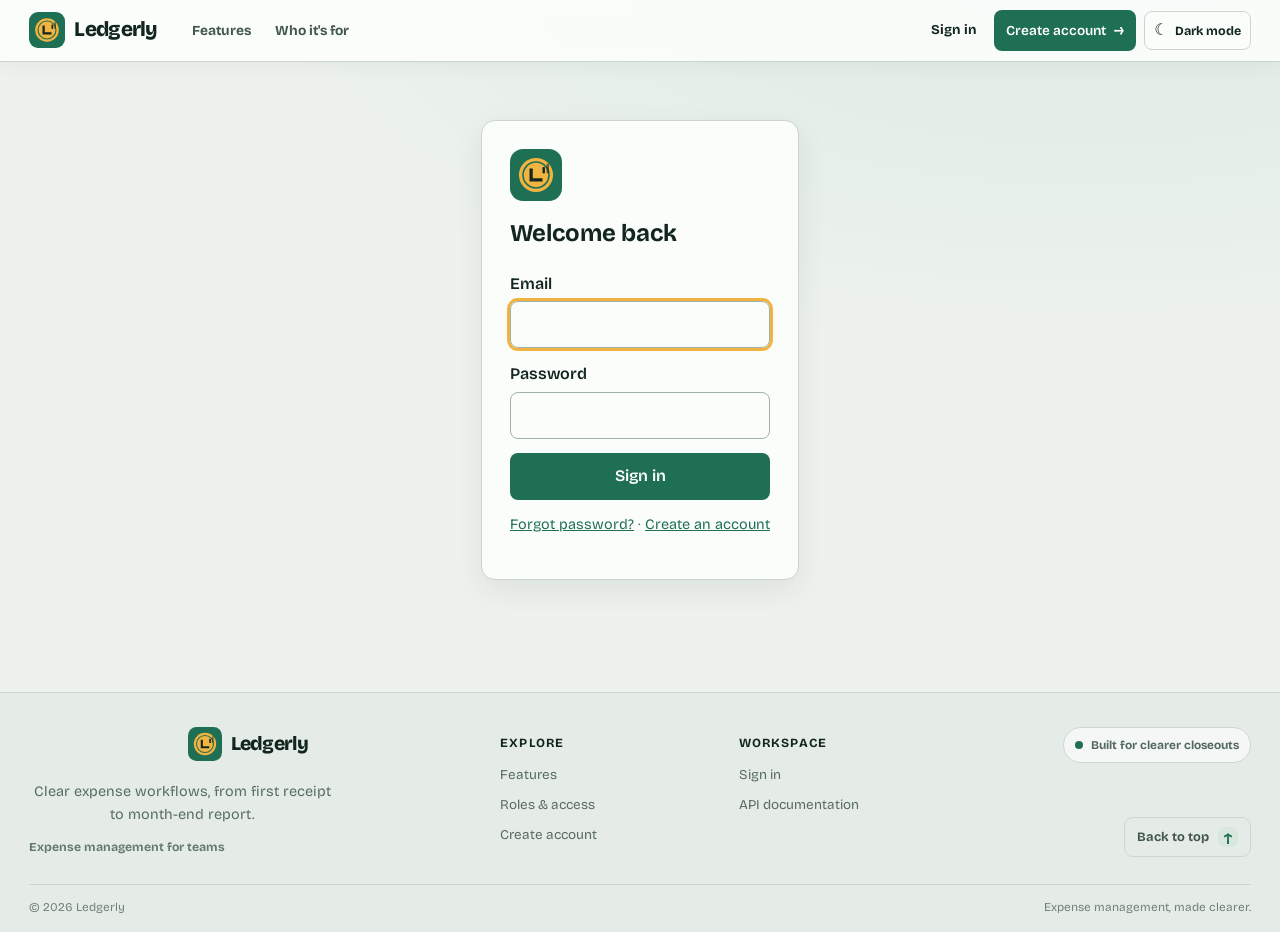
<file: frontend/users.html>
<!doctype html><html lang="en"><head><meta charset="utf-8"><meta name="viewport" content="width=device-width,initial-scale=1"><title>Ledgerly - Users</title>
<link rel="icon" href="img/logo.svg"><link rel="manifest" href="manifest.webmanifest"><meta name="theme-color" content="#1f6f54">
<link rel="preconnect" href="https://fonts.googleapis.com"><link href="https://fonts.googleapis.com/css2?family=Bricolage+Grotesque:wght@400;600;800&display=swap" rel="stylesheet">
<link rel="stylesheet" href="css/style.css"></head><body><div id="nav"></div><main><div id="msgs"></div>
<div class="head"><h2>Users and roles</h2></div><div class="scroll"><table class="tbl"><thead><tr><th>Name</th><th>Email</th><th>Employee ID</th><th>Role</th><th></th></tr></thead><tbody id="rows"></tbody></table></div>
</main><footer>Ledgerly &middot; Static frontend &middot; Flask + MongoDB API</footer><script src="js/config.js"></script><script src="js/app.js"></script>
<script>async function load(){if(!guard(["admin"]))return;try{const d=await api("/api/users");rows.innerHTML=d.rows.map(u=>`<tr><td>${esc(u.name)}</td><td>${esc(u.email)}</td><td>${esc(u.emp_id)}</td><td><select data-s="${u.id}">${["employee","manager","admin"].map(r=>`<option ${r===u.role?"selected":""}>${r}</option>`).join("")}</select></td><td><button class="btn sm" data-id="${u.id}">Save</button></td></tr>`).join("")}catch(x){msg(x.message,"err")}}
rows.onclick=async e=>{const id=e.target.dataset.id;if(!id)return;try{const d=await api("/api/users/"+id,{method:"PUT",json:{role:rows.querySelector(`[data-s="${id}"]`).value}});msg(d.message)}catch(x){msg(x.message,"err")}};load();</script>
</body></html>
</file>
<file: frontend/css/style.css>
:root{--bg:#eef2ee;--ink:#12261f;--g:#1f6f54;--amber:#f2b441;--red:#b3261e;--line:#c9d5ce;--card:#fbfdfb}
*{box-sizing:border-box}body{margin:0;background:radial-gradient(900px 400px at 85% -5%,#dcebe2,transparent),var(--bg);color:var(--ink);font:16px/1.55 "Bricolage Grotesque",system-ui,sans-serif}
a{color:var(--g)}.bar{display:flex;justify-content:space-between;align-items:center;flex-wrap:wrap;gap:10px;padding:12px 5vw;border-bottom:1px solid var(--line);background:rgba(251,253,251,.8);position:sticky;top:0;backdrop-filter:blur(6px);z-index:5}
.logo{display:flex;align-items:center;gap:10px;font-weight:800;font-size:1.4rem;text-decoration:none;color:var(--ink)}nav{display:flex;gap:16px;align-items:center;flex-wrap:wrap}nav a{text-decoration:none}
main{max-width:1100px;margin:0 auto;padding:28px 5vw;min-height:70vh}footer{text-align:center;padding:28px;color:#587068;font-size:.9rem}
.btn{display:inline-block;background:var(--g);color:#fff!important;border:0;padding:11px 20px;border-radius:8px;font:inherit;font-weight:600;cursor:pointer;text-decoration:none}.btn:hover{background:#17553f}
.btn.ghost{background:transparent;color:var(--g)!important;border:1.5px solid var(--g)}.btn.sm{padding:6px 14px}.btn.wide{width:100%}
.hero{display:grid;grid-template-columns:1.2fr 1fr;gap:40px;align-items:center;padding:30px 0}.hero h1{font-size:clamp(2rem,4.6vw,3.3rem);line-height:1.06;margin:0 0 14px;font-weight:800}.hero p{max-width:52ch;margin-bottom:22px}.art{width:100%;height:auto}
.stats{display:grid;grid-template-columns:repeat(4,1fr);gap:14px;margin:20px 0;padding:20px;background:var(--ink);color:#fff;border-radius:14px}.stats b{display:block;font-size:1.8rem;color:var(--amber)}.stats span{opacity:.8}
.feat{display:grid;grid-template-columns:repeat(3,1fr);gap:18px;margin:34px 0}.feat div{background:var(--card);border:1px solid var(--line);border-left:5px solid var(--g);padding:18px;border-radius:10px}.feat div:nth-child(even){border-left-color:var(--amber)}.feat h3{margin:0 0 6px}
.steps h2{margin:10px 0}.steps ol{display:grid;grid-template-columns:repeat(3,1fr);gap:18px;padding:0;list-style:none;counter-reset:s}.steps li{counter-increment:s;background:var(--card);padding:18px;border-radius:10px;border:1px solid var(--line)}.steps li:before{content:counter(s);display:grid;place-items:center;width:30px;height:30px;border-radius:50%;background:var(--amber);font-weight:800;margin-bottom:8px}.steps b{display:block}
.card{max-width:400px;margin:30px auto;background:var(--card);border:1px solid var(--line);padding:28px;border-radius:14px;box-shadow:0 10px 30px rgba(18,38,31,.08)}.card.wide-card{max-width:520px}.card h2{margin-top:6px}
label{display:block;margin-bottom:14px;font-weight:600}input,select{display:block;width:100%;padding:10px;margin-top:5px;border:1px solid #9fb2a8;border-radius:8px;font:inherit;background:#fff}
.chk{display:flex;gap:8px;align-items:center}.chk input{width:auto;margin:0}input:focus,select:focus,.btn:focus-visible{outline:3px solid var(--amber)}.sub{color:#587068;font-size:.9rem}
.msg{padding:10px 14px;border-radius:8px;margin-bottom:14px}.msg.ok{background:#d9efe3}.msg.err{background:#f6dad8;color:#7a1914}
.head{display:flex;justify-content:space-between;align-items:center;margin-bottom:10px}.up{display:flex;gap:12px;flex-wrap:wrap;align-items:center;background:var(--card);padding:14px;border:1px solid var(--line);border-radius:10px;margin-bottom:14px}.up input,.up select{width:auto;margin:0;flex:1;min-width:150px}
.kpis{display:grid;grid-template-columns:repeat(4,1fr);gap:14px;margin:18px 0}.kpis div{background:var(--card);border:1px solid var(--line);padding:16px;border-radius:12px}.kpis small{display:block;color:#587068}.kpis b{font-size:1.7rem}.kpis .warn b{color:var(--red)}
.charts,.cols{display:grid;grid-template-columns:1fr 1fr;gap:24px;margin:18px 0}.tbl{width:100%;border-collapse:collapse;background:var(--card);border-radius:10px;overflow:hidden}
.tbl th{background:var(--ink);color:#fff}.tbl th,.tbl td{padding:9px 10px;border-bottom:1px solid var(--line);text-align:left}.tbl tr.red td{color:var(--red)}.scroll{overflow-x:auto}.empty{padding:30px;text-align:center}
.badge{padding:2px 9px;border-radius:99px;font-size:.8rem;background:#e3e9e5}.badge.approved{background:#d3ecdd}.badge.pending{background:#fbe9c4}.badge.rejected,.badge.red{background:#f6dad8;color:#7a1914}
.act{white-space:nowrap}.act form{display:inline}.link{background:none;border:0;color:var(--g);font:inherit;cursor:pointer;padding:0 0 0 10px;text-decoration:underline}.danger{color:var(--red);margin-top:14px}
@media(max-width:760px){.hero,.feat,.charts,.cols,.steps ol{grid-template-columns:1fr}.kpis,.stats{grid-template-columns:1fr 1fr}}
input,select{color:var(--ink);background:var(--card)}
.alerts{display:grid;grid-template-columns:repeat(auto-fit,minmax(220px,1fr));gap:12px;margin:14px 0}.al{background:var(--card);border:1px solid var(--line);border-radius:10px;padding:12px}
.al b{display:block}.bar2{height:8px;border-radius:99px;background:var(--line);overflow:hidden;margin:6px 0}.bar2 i{display:block;height:100%;background:var(--g)}
.al.warn .bar2 i{background:var(--amber)}.al.over .bar2 i{background:var(--red)}.al.over{border-color:var(--red)}
.insight{background:var(--card);border-left:5px solid var(--amber);padding:10px 14px;border-radius:8px;margin:10px 0}
.pager{display:flex;gap:12px;align-items:center;justify-content:center;margin:16px 0}.pager button:disabled{opacity:.4;cursor:default}
.drop{border:2px dashed var(--g);border-radius:12px;padding:28px;text-align:center;margin-bottom:14px;cursor:pointer}.drop.over{background:rgba(31,111,84,.12)}
.hide{display:none}.theme{background:none;border:1.5px solid var(--line);border-radius:8px;cursor:pointer;color:var(--ink);padding:5px 10px;font:inherit}
.pill{background:var(--amber);color:#12261f;border-radius:99px;padding:1px 9px;font-weight:700;font-size:.85rem;margin-left:4px}
[data-theme=dark]{--bg:#0e1814;--ink:#e6efea;--g:#4fb58d;--card:#16251f;--line:#2b3f36;--amber:#f2b441}
[data-theme=dark] body{background:var(--bg)}[data-theme=dark] .bar{background:rgba(14,24,20,.9)}[data-theme=dark] .logo{color:var(--ink)}
[data-theme=dark] .stats{background:#0a120f}[data-theme=dark] .tbl th{background:#0a120f}[data-theme=dark] .msg.ok{background:#1d3a2e}[data-theme=dark] .msg.err{background:#4a1f1c;color:#ffd7d3}
[data-theme=dark] .badge{background:#27382f}[data-theme=dark] .badge.approved{background:#1d3a2e}[data-theme=dark] .badge.pending{background:#4b3a14}[data-theme=dark] .badge.rejected,[data-theme=dark] .badge.red{background:#4a1f1c;color:#ffd7d3}
[data-theme=dark] .btn.ghost{color:var(--g)!important}[data-theme=dark] .card{box-shadow:none}

/* Home page */
.home-page main{max-width:1180px;padding-top:34px}
.home-page .bar{padding:12px max(5vw,calc((100vw - 1180px)/2))}
.home-page .hero{grid-template-columns:1.05fr .95fr;gap:clamp(28px,6vw,82px);min-height:430px;padding:28px 0 40px}
.hero-copy{max-width:590px}
.eyebrow{margin:0 0 10px;color:var(--g);font-size:.76rem;font-weight:800;letter-spacing:.13em;text-transform:uppercase}
.hero h1{max-width:11ch;font-size:clamp(3rem,6vw,5rem);letter-spacing:-.055em;line-height:.99;margin-bottom:20px}
.hero-lede{max-width:48ch;color:#52675e;font-size:1.12rem;line-height:1.7}
.hero-actions{display:flex;gap:12px;flex-wrap:wrap;margin-top:26px}
.hero-actions .btn{min-width:136px;text-align:center}
.hero-note,.role-note{color:#657970;font-size:.88rem}
.hero-note{margin-top:16px}
.hero-visual{position:relative;padding:30px 20px;background:linear-gradient(145deg,#dbe9df,#edf4ef 65%,#f5ead0);border:1px solid #d5e1d9;border-radius:30px;box-shadow:0 28px 70px rgba(18,38,31,.09)}
.visual-caption{display:flex;align-items:center;gap:9px;position:absolute;top:17px;left:24px;font-size:.82rem;font-weight:700;color:#385448}
.status-dot{width:8px;height:8px;border-radius:50%;background:#1f6f54;box-shadow:0 0 0 4px rgba(31,111,84,.12)}
.hero-visual .art{display:block;margin-top:10px}
.visual-footnote{position:absolute;right:20px;bottom:13px;padding:7px 12px;border:1px solid rgba(31,111,84,.12);border-radius:99px;background:rgba(251,253,251,.9);font-size:.76rem;font-weight:700;color:#385448}
.visual-footnote span{color:var(--g);padding-right:4px}
.home-page .stats{margin:12px 0 76px;padding:24px 30px;gap:24px;border-radius:18px;box-shadow:0 18px 35px rgba(18,38,31,.09)}
.home-page .stats>div{padding-left:20px;border-left:1px solid rgba(255,255,255,.15)}
.home-page .stats>div:first-child{padding-left:0;border-left:0}
.home-page .stats b{font-size:2rem;letter-spacing:-.04em}
.home-page .stats span{font-size:.9rem}
.role-section,.feature-section,.steps{margin:0 0 82px}
.section-heading{max-width:660px;margin:0 auto 28px;text-align:center}
.section-heading h2,.closing-cta h2{margin:0;font-size:clamp(1.8rem,3vw,2.55rem);line-height:1.12;letter-spacing:-.04em}
.section-heading>p:last-child{margin:12px 0 0;color:#657970}
.role-cards{display:grid;grid-template-columns:repeat(3,minmax(0,1fr));gap:18px}
.role-card{position:relative;min-height:220px;padding:25px 24px;border:1px solid var(--line);border-radius:16px;background:var(--card);box-shadow:0 10px 30px rgba(18,38,31,.045)}
.role-card:before{content:"";position:absolute;inset:0 auto 0 0;width:4px;border-radius:16px 0 0 16px;background:var(--g)}
.manager-card:before{background:#d59622}.admin-card:before{background:#394d82}
.role-number{color:#75877e;font-size:.75rem;font-weight:800;letter-spacing:.12em}
.role-card h3{margin:14px 0 8px;font-size:1.35rem}
.role-card p{min-height:54px;margin:0;color:#5e7168;line-height:1.6}
.role-tag{display:inline-block;margin-top:18px;padding:6px 10px;border-radius:99px;background:#eaf2ec;color:#315344;font-size:.76rem;font-weight:700}
.manager-card .role-tag{background:#fbf0d9;color:#725313}.admin-card .role-tag{background:#e9edf7;color:#394d82}
.role-note{text-align:center;margin:18px 0 0}
.home-page .feat{grid-template-columns:repeat(3,minmax(0,1fr));gap:14px;margin:0}
.home-page .feat article{min-height:195px;padding:23px;border:1px solid var(--line);border-left:1px solid var(--line);border-radius:14px;background:var(--card)}
.home-page .feat article:nth-child(even){border-left-color:var(--line)}
.home-page .feat h3{margin:14px 0 7px;font-size:1.04rem}
.home-page .feat p{margin:0;color:#657970;font-size:.92rem;line-height:1.6}
.feature-icon{display:grid;width:34px;height:34px;place-items:center;border-radius:10px;background:#e5f0e8;color:var(--g);font-size:.73rem;font-weight:800}
.home-page .steps{padding:35px 0 0;border-top:1px solid var(--line)}
.steps ol{gap:14px}
.steps li{padding:22px;border-radius:14px;box-shadow:0 8px 20px rgba(18,38,31,.035)}
.steps li:before{width:34px;height:34px;background:#e5f0e8;color:var(--g)}
.steps b{margin-bottom:5px;font-size:1.08rem}
.steps li span{color:#657970;font-size:.91rem}
.closing-cta{display:flex;justify-content:space-between;align-items:center;gap:24px;padding:30px 34px;margin-bottom:24px;border-radius:18px;background:#12261f;color:#fff}
.closing-cta .eyebrow{color:#e8b44b}
.closing-cta h2{max-width:20ch;font-size:1.75rem}
.closing-cta .btn{flex:none;background:#e8b44b;color:#12261f!important}
.closing-cta .btn:hover{background:#f3c96e}
.home-page footer,.dashboard-page footer{padding:26px 5vw;border-top:1px solid var(--line)}

/* Signed-in navigation */
.bar{gap:16px;padding:12px max(4vw,calc((100vw - 1180px)/2))}
.bar nav{gap:12px}
.bar nav>a:not(.btn){padding:7px 2px;color:var(--ink);font-size:.91rem}
.bar nav>a:not(.btn):hover{color:var(--g)}
.bar nav .btn{font-size:.85rem}
.role-nav{display:inline-flex;align-items:center;padding:5px 10px;border:1px solid var(--line);border-radius:99px;background:var(--card);color:var(--ink);font-size:.75rem;font-weight:800}
.role-nav.admin{border-color:#c6cfe4;background:#e9edf7;color:#394d82}
.role-nav.manager{border-color:#ead9b5;background:#fbf0d9;color:#725313}
.theme{white-space:nowrap;font-size:.82rem}

/* Dashboard */
.dashboard-page main{max-width:1180px;padding-top:34px}
.dashboard-heading{display:flex;justify-content:space-between;align-items:flex-end;gap:28px;padding:12px 0 24px}
.dashboard-heading .eyebrow{margin-bottom:8px}
.dashboard-title-row{display:flex;align-items:center;gap:14px;flex-wrap:wrap}
.dashboard-title-row h1{margin:0;font-size:clamp(1.8rem,3.8vw,2.8rem);line-height:1.1;letter-spacing:-.045em}
.dashboard-intro{max-width:60ch;margin:10px 0 0;color:#657970}
.role-badge{display:inline-flex;align-items:center;padding:6px 12px;border:1px solid #b8d4c3;border-radius:99px;background:#e5f0e8;color:#1f6f54;font-size:.78rem;font-weight:800}
.role-badge.manager{border-color:#ead9b5;background:#fbf0d9;color:#725313}
.role-badge.admin{border-color:#c6cfe4;background:#e9edf7;color:#394d82}
.dashboard-controls{display:flex;align-items:flex-end;gap:12px}
.dashboard-controls .btn{white-space:nowrap}
.month-control{width:190px;margin:0;color:#657970;font-size:.78rem}
.month-control select{margin-top:4px}
.quick-actions{display:flex;flex-wrap:wrap;gap:10px;padding:14px 0 20px;border-top:1px solid var(--line)}
.shortcut{display:flex;align-items:center;justify-content:space-between;gap:18px;min-width:160px;padding:10px 14px;border:1px solid var(--line);border-radius:10px;background:var(--card);color:var(--ink);font-size:.86rem;font-weight:700;text-decoration:none;transition:transform .15s,border-color .15s}
.shortcut span{color:var(--g);font-size:1.1rem}
.shortcut:hover{transform:translateY(-2px);border-color:var(--g)}
.kpis{grid-template-columns:repeat(4,minmax(0,1fr));gap:14px;margin:4px 0 20px}
.kpis .kpi-card{display:flex;min-width:0;min-height:136px;flex-direction:column;align-items:flex-start;justify-content:center;padding:18px 20px;border-radius:14px;box-shadow:0 8px 22px rgba(18,38,31,.035)}
.kpi-card small{font-size:.82rem;font-weight:700}
.kpi-card b{margin:8px 0 4px;font-size:clamp(1.4rem,2.3vw,2rem);line-height:1.1;letter-spacing:-.035em}
.kpi-card b a{color:inherit;text-decoration:none}
.kpi-card b a:hover{text-decoration:underline}
.kpi-card.primary-kpi{border-color:#1f6f54;background:#1f6f54;color:#fff}
.kpi-card.primary-kpi small,.kpi-card.primary-kpi .kpi-note{color:rgba(255,255,255,.78)}
.kpi-note{color:#75877e;font-size:.78rem}
.insight{display:flex;align-items:center;gap:14px;margin:0 0 24px;padding:14px 18px;border:1px solid #ead9b5;border-left:4px solid #d59622;border-radius:12px;background:#fffaf0}
.insight-label{flex:none;color:#725313;font-size:.76rem;font-weight:800;text-transform:uppercase;letter-spacing:.08em}
.insight p{margin:0;color:#574720}
.dashboard-section{margin:30px 0}
.section-title{display:flex;justify-content:space-between;align-items:flex-end;gap:14px;margin-bottom:14px}
.section-title .eyebrow{margin-bottom:4px}
.section-title h2{margin:0;font-size:1.42rem;letter-spacing:-.025em}
.section-title>a{padding-bottom:4px;font-size:.86rem;font-weight:700;text-decoration:none;white-space:nowrap}
.alerts{grid-template-columns:repeat(auto-fit,minmax(235px,1fr));gap:14px;margin:0}
.al{padding:16px;border-radius:12px}
.budget-heading{display:flex;justify-content:space-between;gap:12px}
.budget-heading span{font-size:.85rem;font-weight:800}
.al>span,.al>small{color:#657970;font-size:.81rem}
.al>small{display:block;margin-top:5px;font-weight:700}
.charts{grid-template-columns:repeat(2,minmax(0,1fr));gap:16px;margin:0}
.chart-card,.recent-card{min-width:0;padding:18px;border:1px solid var(--line);border-radius:14px;background:var(--card);box-shadow:0 8px 22px rgba(18,38,31,.035)}
.chart-card h3{margin:0 0 10px;font-size:1rem}
.chart-canvas{position:relative;height:260px}
.recent-card{padding:0}
.table-wrap{width:100%;overflow-x:auto;border-radius:14px}
.tbl{min-width:420px;border-radius:0;box-shadow:none}
.tbl th{font-size:.78rem;letter-spacing:.02em}
.tbl th,.tbl td{padding:12px 16px}
.tbl tbody tr:last-child td{border-bottom:0}
.empty-panel{padding:48px 20px;margin:14px 0 40px;border:1px dashed var(--line);border-radius:18px;background:var(--card);text-align:center}
.empty-mark{display:grid;width:48px;height:48px;place-items:center;margin:0 auto 12px;border-radius:15px;background:#e5f0e8;color:var(--g);font-size:1.7rem}
.empty-panel h2{margin:0 0 8px;font-size:1.4rem}
.empty-panel p{margin:0 0 18px;color:#657970}

@media(max-width:900px){
  .home-page .hero{gap:28px}
  .home-page .stats{margin-bottom:58px}
  .home-page .feat{grid-template-columns:repeat(2,minmax(0,1fr))}
  .bar{align-items:flex-start}
  .bar nav{justify-content:flex-end}
  .dashboard-heading{align-items:flex-start;flex-direction:column}
  .dashboard-controls{width:100%;justify-content:space-between}
}
@media(max-width:640px){
  .home-page main,.dashboard-page main{padding:20px 5vw}
  .bar{position:relative;padding:12px 5vw}
  .bar nav{justify-content:flex-start;gap:9px 13px}
  .bar nav>a:not(.btn){font-size:.84rem}
  .home-page .hero{grid-template-columns:1fr;gap:24px;padding-top:20px}
  .hero h1{max-width:12ch;font-size:clamp(2.7rem,13vw,4rem)}
  .hero-lede{font-size:1rem}
  .hero-visual{padding:24px 10px;border-radius:22px}
  .visual-caption{left:18px}
  .visual-footnote{right:10px;font-size:.68rem}
  .home-page .stats{grid-template-columns:repeat(2,minmax(0,1fr));gap:16px;margin:8px 0 52px;padding:18px}
  .home-page .stats>div{padding-left:12px}
  .home-page .stats>div:nth-child(odd){padding-left:0;border-left:0}
  .home-page .stats b{font-size:1.65rem}
  .home-page .stats span{font-size:.78rem}
  .role-section,.feature-section,.steps{margin-bottom:58px}
  .role-cards,.home-page .feat{grid-template-columns:1fr}
  .role-card{min-height:0;padding:21px}
  .role-card p{min-height:0}
  .home-page .feat article{min-height:0}
  .closing-cta{align-items:flex-start;flex-direction:column;padding:24px}
  .closing-cta h2{font-size:1.55rem}
  .dashboard-page main{padding-top:22px}
  .dashboard-heading{gap:18px;padding-top:0}
  .dashboard-title-row{gap:9px}
  .dashboard-controls{align-items:stretch;flex-direction:column}
  .dashboard-controls .btn,.month-control{width:100%}
  .kpis{grid-template-columns:repeat(2,minmax(0,1fr));gap:10px}
  .kpis .kpi-card{min-height:120px;padding:14px}
  .kpi-card small{font-size:.75rem}
  .kpi-card b{font-size:1.5rem}
  .charts{grid-template-columns:1fr}
  .chart-canvas{height:230px}
  .insight{align-items:flex-start;flex-direction:column;gap:5px}
  .section-title h2{font-size:1.22rem}
  .chart-card{padding:15px}
  .quick-actions{gap:8px}
  .shortcut{flex:1 1 145px;min-width:0;padding:9px 11px;font-size:.8rem}
}
@media(prefers-reduced-motion:reduce){
  *,*::before,*::after{scroll-behavior:auto!important;transition:none!important}
}
[data-theme=dark] .hero-lede,[data-theme=dark] .hero-note,[data-theme=dark] .role-note,
[data-theme=dark] .section-heading>p:last-child,[data-theme=dark] .role-card p,
[data-theme=dark] .home-page .feat p,[data-theme=dark] .steps li span,
[data-theme=dark] .dashboard-intro,[data-theme=dark] .month-control,
[data-theme=dark] .kpi-note,[data-theme=dark] .al>span,[data-theme=dark] .al>small,
[data-theme=dark] .empty-panel p{color:#b0c0b7}
[data-theme=dark] .role-tag{background:#1d3a2e;color:#c0e1cd}
[data-theme=dark] .manager-card .role-tag{background:#4b3a14;color:#f4d68b}
[data-theme=dark] .admin-card .role-tag{background:#27334e;color:#c5d1ef}
[data-theme=dark] .feature-icon,[data-theme=dark] .steps li:before,[data-theme=dark] .empty-mark{background:#1d3a2e;color:#8ad2ad}
[data-theme=dark] .role-badge{background:#1d3a2e;color:#8ad2ad}
[data-theme=dark] .role-badge.manager{background:#4b3a14;color:#f4d68b}
[data-theme=dark] .role-badge.admin{background:#27334e;color:#c5d1ef}
[data-theme=dark] .role-nav.manager{background:#4b3a14;color:#f4d68b}
[data-theme=dark] .role-nav.admin{background:#27334e;color:#c5d1ef}
[data-theme=dark] .insight{border-color:#514321;background:#302916}
[data-theme=dark] .insight-label,[data-theme=dark] .insight p{color:#f4d68b}
[data-theme=dark] .hero-visual{border-color:#2b3f36;background:linear-gradient(145deg,#1d3a2e,#16251f 65%,#302916)}
[data-theme=dark] .hero-visual .art rect:first-child{fill:#e6efea}
[data-theme=dark] .hero-visual .art text[fill="#12261f"]{fill:#12261f}
[data-theme=dark] .visual-caption{color:#d4e5db}
[data-theme=dark] .visual-footnote{border-color:#2b3f36;background:#16251f;color:#d4e5db}

/* Use the available page width and keep section spacing compact. */
.home-page main,.dashboard-page main{width:100%;max-width:1480px;padding-right:clamp(18px,2.3vw,36px);padding-left:clamp(18px,2.3vw,36px)}
.home-page .bar,.dashboard-page .bar{padding-right:clamp(18px,2.3vw,36px);padding-left:clamp(18px,2.3vw,36px)}
.home-page .hero{min-height:0;padding:24px 0 30px;gap:clamp(24px,4vw,56px)}
.home-page .stats{margin-bottom:48px}
.role-section,.feature-section,.steps{margin-bottom:52px}
.home-page .steps{padding-top:26px}
.home-page .role-cards{gap:14px}
.home-page .role-card{min-height:190px;padding:21px}
.home-page .feat{gap:12px}
.home-page .feat article{min-height:174px;padding:19px}
.dashboard-page main{padding-top:24px}
.dashboard-heading{padding-top:4px;padding-bottom:16px}
.dashboard-intro{margin-top:7px}
.quick-actions{padding-top:10px;padding-bottom:14px}
.dashboard-section{margin:22px 0}
.kpis{gap:12px;margin:4px 0 14px}
.kpis .kpi-card{min-height:118px}
.status-overview{margin:14px 0 20px;padding:18px 20px;border:1px solid var(--line);border-radius:14px;background:var(--card);box-shadow:0 8px 22px rgba(18,38,31,.035)}
.status-overview-heading{display:flex;justify-content:space-between;align-items:flex-end;gap:14px}
.status-overview-heading .eyebrow{margin-bottom:3px}
.status-overview-heading h2{margin:0;font-size:1.2rem;letter-spacing:-.02em}
.status-overview-heading>a{font-size:.84rem;font-weight:700;text-decoration:none;white-space:nowrap}
.status-track{display:flex;height:10px;gap:3px;margin:16px 0 12px;overflow:hidden;border-radius:99px;background:var(--line)}
.status-track span{min-width:0;transition:width .25s ease}
.pending-track{background:#e8b44b}.approved-track{background:#1f6f54}.rejected-track{background:#c45149}
.status-counts{display:grid;grid-template-columns:repeat(3,minmax(0,1fr));gap:10px}
.status-counts a{display:flex;align-items:center;gap:8px;min-width:0;padding:9px 11px;border:1px solid var(--line);border-radius:9px;color:var(--ink);text-decoration:none}
.status-counts a:hover{border-color:var(--g)}
.status-counts .status-dot{flex:none;width:9px;height:9px;box-shadow:none}
.pending-dot{background:#d59622}
.approved-dot{background:#1f6f54}
.rejected-dot{background:#c45149}
.status-counts a span:nth-child(2){font-size:.83rem}
.status-counts b{margin-left:auto;font-size:.95rem}
.expense-description{display:block;max-width:260px;overflow:hidden;color:#73837b;font-size:.78rem;text-overflow:ellipsis;white-space:nowrap}
.getting-started{margin:0 0 30px}
.getting-started-grid{display:grid;grid-template-columns:repeat(3,minmax(0,1fr));gap:12px}
.getting-started-grid article{display:flex;gap:14px;min-width:0;padding:18px;border:1px solid var(--line);border-radius:12px;background:var(--card)}
.getting-started-grid article>span{display:grid;flex:none;width:32px;height:32px;place-items:center;border-radius:10px;background:#e5f0e8;color:var(--g);font-size:.75rem;font-weight:800}
.getting-started-grid h3{margin:2px 0 5px;font-size:.98rem}
.getting-started-grid p{margin:0;color:#657970;font-size:.86rem;line-height:1.5}
[data-theme=dark] .approved-track{background:#4fb58d}
[data-theme=dark] .pending-track{background:#e2b746}
[data-theme=dark] .rejected-track{background:#df7770}
[data-theme=dark] .pending-dot{background:#e2b746}
[data-theme=dark] .approved-dot{background:#4fb58d}
[data-theme=dark] .rejected-dot{background:#df7770}
[data-theme=dark] .expense-description,[data-theme=dark] .getting-started-grid p{color:#b0c0b7}
[data-theme=dark] .getting-started-grid article>span{background:#1d3a2e;color:#8ad2ad}
@media(max-width:900px){
  .home-page main,.dashboard-page main{padding-right:22px;padding-left:22px}
  .home-page .bar,.dashboard-page .bar{padding-right:22px;padding-left:22px}
  .home-page .hero{padding-top:16px}
  .role-section,.feature-section,.steps{margin-bottom:42px}
}
@media(max-width:640px){
  .home-page main,.dashboard-page main{padding-right:16px;padding-left:16px}
  .home-page .bar,.dashboard-page .bar{padding-right:16px;padding-left:16px}
  .home-page .stats{margin-bottom:38px}
  .role-section,.feature-section,.steps{margin-bottom:38px}
  .home-page .role-card{padding:19px}
  .status-overview{padding:14px}
  .status-overview-heading{align-items:flex-start}
  .status-overview-heading h2{font-size:1.05rem}
  .status-overview-heading>a{font-size:.76rem}
  .status-counts{gap:6px}
  .status-counts a{flex-wrap:wrap;gap:6px;padding:8px}
  .status-counts a span:nth-child(2){font-size:.74rem}
  .status-counts b{font-size:.82rem}
  .getting-started-grid{grid-template-columns:1fr}
}

/* Shared interactive site header and footer */
body{min-height:100vh;display:flex;flex-direction:column}
body>#nav{position:sticky;top:0;z-index:20}
body>main{flex:1}
.bar{display:flex;align-items:center;justify-content:space-between;gap:24px;width:100%;padding:10px clamp(18px,2.3vw,36px);background:rgba(251,253,251,.94);box-shadow:0 5px 18px rgba(18,38,31,.045)}
.logo{flex:none;gap:9px;font-size:1.3rem;letter-spacing:-.035em}
.logo img{width:36px;height:36px}
.site-nav{display:flex;flex:1;align-items:center;justify-content:space-between;gap:18px;min-width:0}
.nav-links,.nav-tools{display:flex;align-items:center;gap:4px;min-width:0}
.nav-links{flex-wrap:wrap}
.nav-tools{flex:none;gap:8px}
.bar .nav-link{display:inline-flex;align-items:center;min-height:36px;padding:6px 10px!important;border-radius:8px;color:#42574d!important;font-size:.86rem!important;font-weight:700;white-space:nowrap;transition:background .15s,color .15s}
.bar .nav-link:hover,.bar .nav-link.active{background:#e9f1eb;color:var(--g)!important}
.bar .nav-link:focus-visible,.nav-account:focus-visible,.nav-exports button:focus-visible,.theme-control:focus-visible,.menu-toggle:focus-visible,.footer-column a:focus-visible,.back-to-top:focus-visible{outline:3px solid var(--amber);outline-offset:2px}
.role-nav{flex:none;padding:5px 9px;font-size:.72rem}
.role-nav.employee{border-color:#b8d4c3;background:#e5f0e8;color:#1f6f54}
.nav-account{display:inline-flex;align-items:center;gap:7px;padding:7px 9px;border-radius:8px;color:var(--ink);font-size:.84rem;font-weight:700;text-decoration:none;white-space:nowrap}
.nav-account:hover{background:#e9f1eb;color:var(--g)}
.nav-account span{font-size:1rem}
.nav-cta{display:inline-flex;align-items:center;gap:8px;min-height:38px;padding:8px 12px}
.nav-cta span{font-size:1rem}
.nav-exports{display:flex;align-items:center;gap:3px;padding:3px;border:1px solid var(--line);border-radius:9px;background:var(--card)}
.nav-exports>span{padding:0 5px;color:#72837a;font-size:.7rem;font-weight:700}
.nav-exports button{padding:5px 7px;border:0;border-radius:6px;background:transparent;color:var(--ink);font:inherit;font-size:.76rem;font-weight:700;cursor:pointer}
.nav-exports button:hover{background:#e9f1eb;color:var(--g)}
.theme-control{display:inline-flex;align-items:center;gap:6px;min-height:36px;padding:6px 9px;border-color:var(--line);border-radius:8px;background:var(--card);font-size:.78rem;font-weight:700;white-space:nowrap}
.theme-control>span:first-child{font-size:1rem}
.menu-toggle{display:none}
.site-footer{flex:none;width:100%;padding:0 clamp(18px,2.3vw,36px);border-top:1px solid var(--line);background:#e5ece7;color:var(--ink)}
.footer-main{display:grid;grid-template-columns:minmax(220px,1.6fr) repeat(2,minmax(130px,.75fr)) minmax(170px,1fr);gap:34px;max-width:1480px;margin:0 auto;padding:34px 0 27px}
.footer-logo{display:inline-flex;align-items:center;gap:9px;color:var(--ink);font-size:1.22rem;font-weight:800;letter-spacing:-.035em;text-decoration:none}
.footer-logo img{width:34px;height:34px}
.footer-brand p{max-width:34ch;margin:12px 0;color:#586c62;font-size:.9rem;line-height:1.6}
.footer-caption,.footer-role{display:flex;align-items:center;gap:7px;color:#657970;font-size:.76rem;font-weight:700}
.footer-role-dot,.footer-status>span{width:8px;height:8px;border-radius:50%;background:var(--g)}
.footer-role-dot.manager{background:#d59622}
.footer-role-dot.admin{background:#536eaa}
.footer-column{display:flex;align-items:flex-start;flex-direction:column;gap:9px}
.footer-column h2{margin:6px 0 4px;font-size:.78rem;letter-spacing:.09em;text-transform:uppercase}
.footer-column a{color:#586c62;font-size:.84rem;text-decoration:none;transition:color .15s,transform .15s}
.footer-column a:hover{transform:translateX(2px);color:var(--g);text-decoration:underline}
.footer-aside{display:flex;align-items:flex-end;flex-direction:column;justify-content:space-between;gap:18px}
.footer-status{display:inline-flex;align-items:center;gap:8px;padding:8px 11px;border:1px solid #cbd9cf;border-radius:99px;background:rgba(251,253,251,.7);color:#52675e;font-size:.74rem;font-weight:700;white-space:nowrap}
.back-to-top{display:inline-flex;align-items:center;gap:9px;padding:9px 12px;border:1px solid #cbd9cf;border-radius:9px;background:transparent;color:#42574d;font:inherit;font-size:.8rem;font-weight:700;cursor:pointer;transition:background .15s,border-color .15s,transform .15s}
.back-to-top:hover{transform:translateY(-2px);border-color:var(--g);background:var(--card);color:var(--g)}
.back-to-top span{display:grid;width:20px;height:20px;place-items:center;border-radius:6px;background:#d9e7dc;color:var(--g);font-size:1rem}
.footer-bottom{display:flex;justify-content:space-between;gap:16px;max-width:1480px;margin:0 auto;padding:13px 0 16px;border-top:1px solid #cbd7ce;color:#718078;font-size:.74rem}
[data-theme=dark] .bar{background:rgba(14,24,20,.96);box-shadow:0 5px 18px rgba(0,0,0,.2)}
[data-theme=dark] .bar .nav-link{color:#c5d5cc!important}
[data-theme=dark] .bar .nav-link:hover,[data-theme=dark] .bar .nav-link.active,[data-theme=dark] .nav-account:hover,[data-theme=dark] .nav-exports button:hover{background:#1d3a2e;color:#8ad2ad!important}
[data-theme=dark] .nav-account{color:var(--ink)}
[data-theme=dark] .role-nav.employee{border-color:#2f5a43;background:#1d3a2e;color:#8ad2ad}
[data-theme=dark] .nav-exports>span{color:#b0c0b7}
[data-theme=dark] .site-footer{background:#101d17}
[data-theme=dark] .footer-brand p,[data-theme=dark] .footer-caption,[data-theme=dark] .footer-role,[data-theme=dark] .footer-column a{color:#b0c0b7}
[data-theme=dark] .footer-status{border-color:#2b3f36;background:#16251f;color:#c5d5cc}
[data-theme=dark] .back-to-top{border-color:#2b3f36;color:#c5d5cc}
[data-theme=dark] .back-to-top:hover{background:#16251f;color:#8ad2ad}
[data-theme=dark] .back-to-top span{background:#1d3a2e;color:#8ad2ad}
[data-theme=dark] .footer-bottom{border-color:#2b3f36;color:#91a39a}
@media(max-width:1060px){
  .bar{gap:14px}
  .site-nav{gap:8px}
  .nav-tools{gap:5px}
  .nav-exports>span{display:none}
  .bar .nav-link{padding-right:7px!important;padding-left:7px!important;font-size:.81rem!important}
}
@media(max-width:900px){
  body>#nav{position:sticky}
  .bar{position:relative;flex-wrap:wrap;gap:0;padding:10px 20px}
  .menu-toggle{display:flex;width:40px;height:40px;align-items:center;flex:none;flex-direction:column;justify-content:center;gap:5px;border:1px solid var(--line);border-radius:10px;background:var(--card);cursor:pointer}
  .menu-toggle span{width:17px;height:2px;border-radius:2px;background:var(--ink);transition:transform .18s,opacity .18s}
  .menu-toggle[aria-expanded=true] span:first-child{transform:translateY(7px) rotate(45deg)}
  .menu-toggle[aria-expanded=true] span:nth-child(2){opacity:0}
  .menu-toggle[aria-expanded=true] span:last-child{transform:translateY(-7px) rotate(-45deg)}
  .site-nav{display:none;flex:1 0 100%;align-items:stretch;flex-direction:column;gap:12px;padding:12px 0 5px}
  .site-nav.open{display:flex;animation:nav-reveal .18s ease-out}
  .nav-links{display:grid;grid-template-columns:repeat(2,minmax(0,1fr));gap:5px;width:100%}
  .bar .nav-link{min-height:42px;padding:9px 12px!important;background:rgba(255,255,255,.42);font-size:.9rem!important}
  .nav-tools{display:flex;flex-wrap:wrap;justify-content:flex-start;gap:8px;width:100%;padding-top:10px;border-top:1px solid var(--line)}
  .nav-exports>span{display:inline}
  .footer-main{grid-template-columns:1.3fr 1fr 1fr;gap:24px}
  .footer-aside{align-items:flex-start;grid-column:1/-1;flex-direction:row}
}
@media(max-width:600px){
  .bar{padding:9px 16px}
  .logo{font-size:1.2rem}
  .logo img{width:34px;height:34px}
  .nav-tools{gap:7px}
  .nav-account,.nav-cta{min-height:38px;padding:7px 10px;font-size:.8rem}
  .nav-exports{gap:1px}
  .nav-exports button{padding:5px 6px;font-size:.73rem}
  .theme-control{min-height:36px;padding:6px 8px}
  .footer-main{grid-template-columns:repeat(2,minmax(0,1fr));gap:24px 16px;padding:26px 0 21px}
  .footer-brand{grid-column:1/-1}
  .footer-brand p{max-width:40ch}
  .footer-aside{grid-column:1/-1;align-items:center}
  .footer-bottom{flex-direction:column;gap:4px;padding-top:11px;font-size:.7rem}
}
@keyframes nav-reveal{from{opacity:0;transform:translateY(-5px)}to{opacity:1;transform:translateY(0)}}
@media(prefers-reduced-motion:reduce){.site-nav.open{animation:none}.menu-toggle span{transition:none}}
</file>
